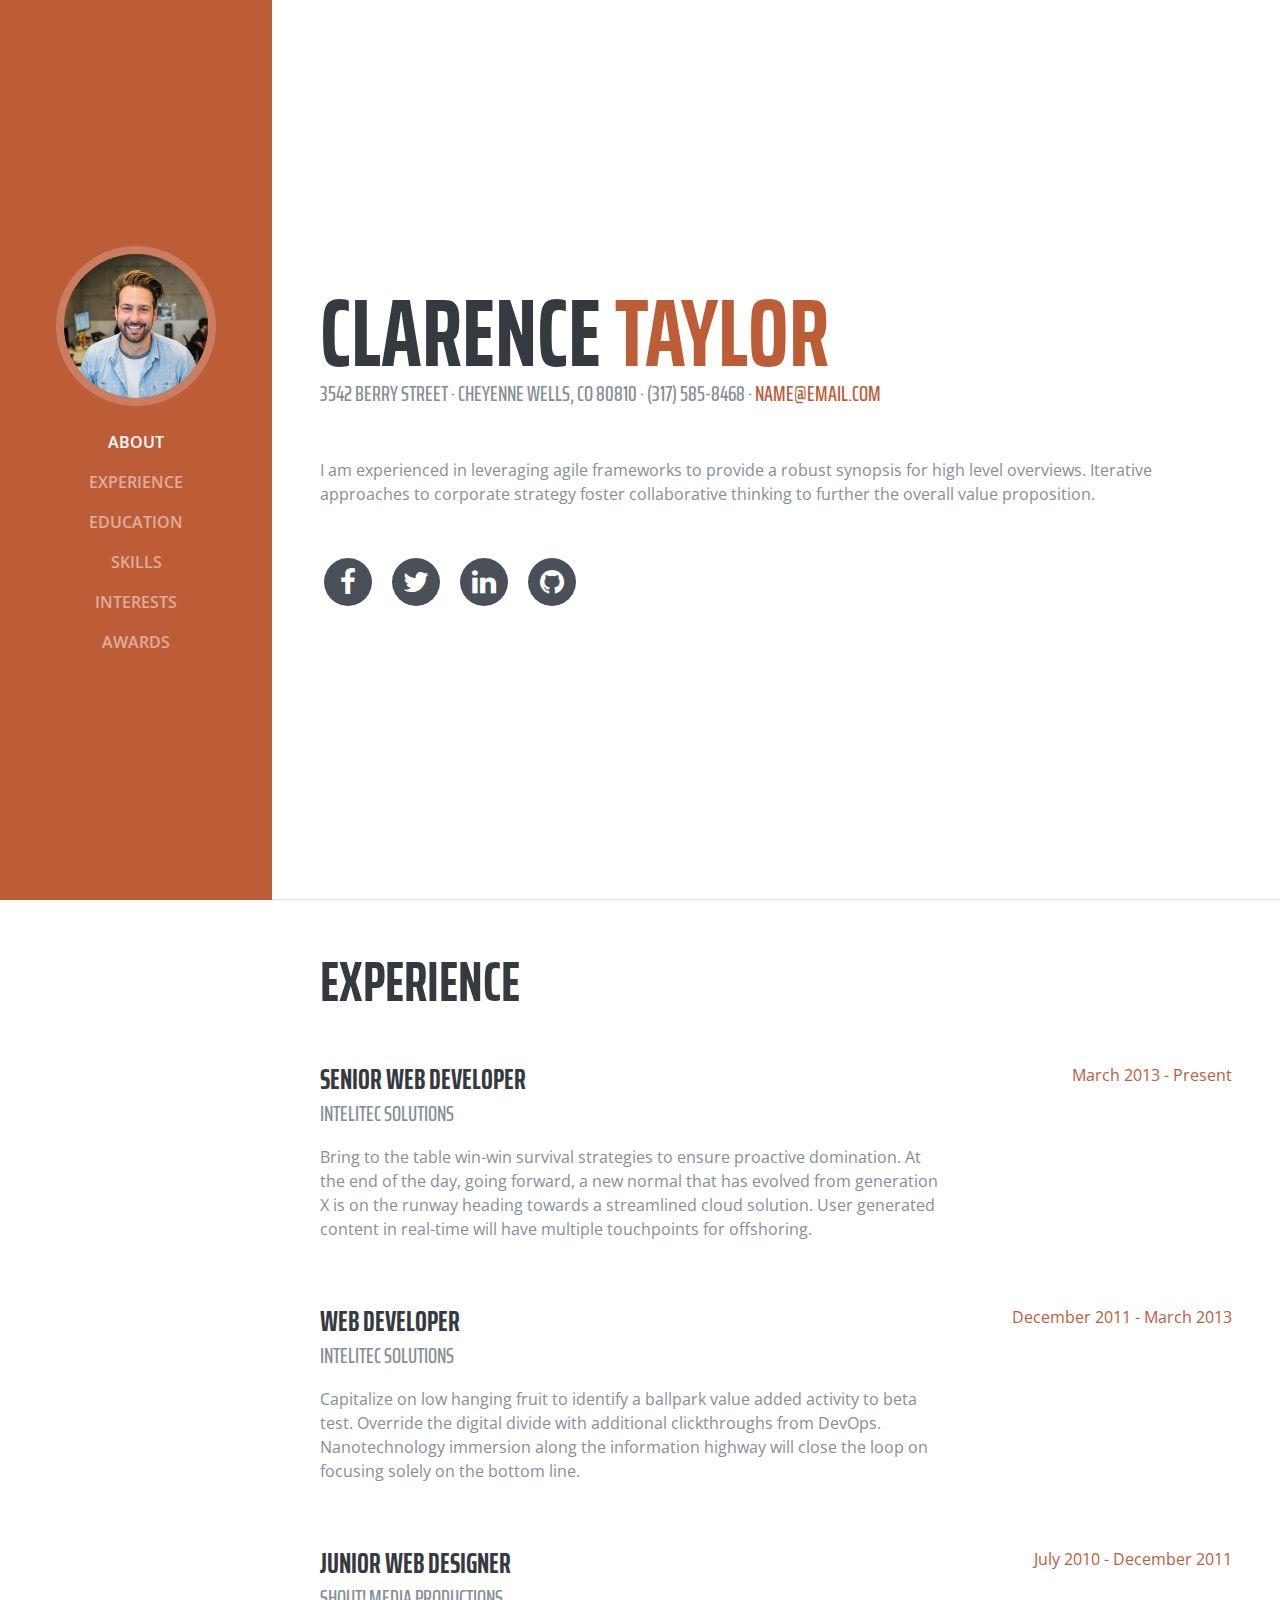
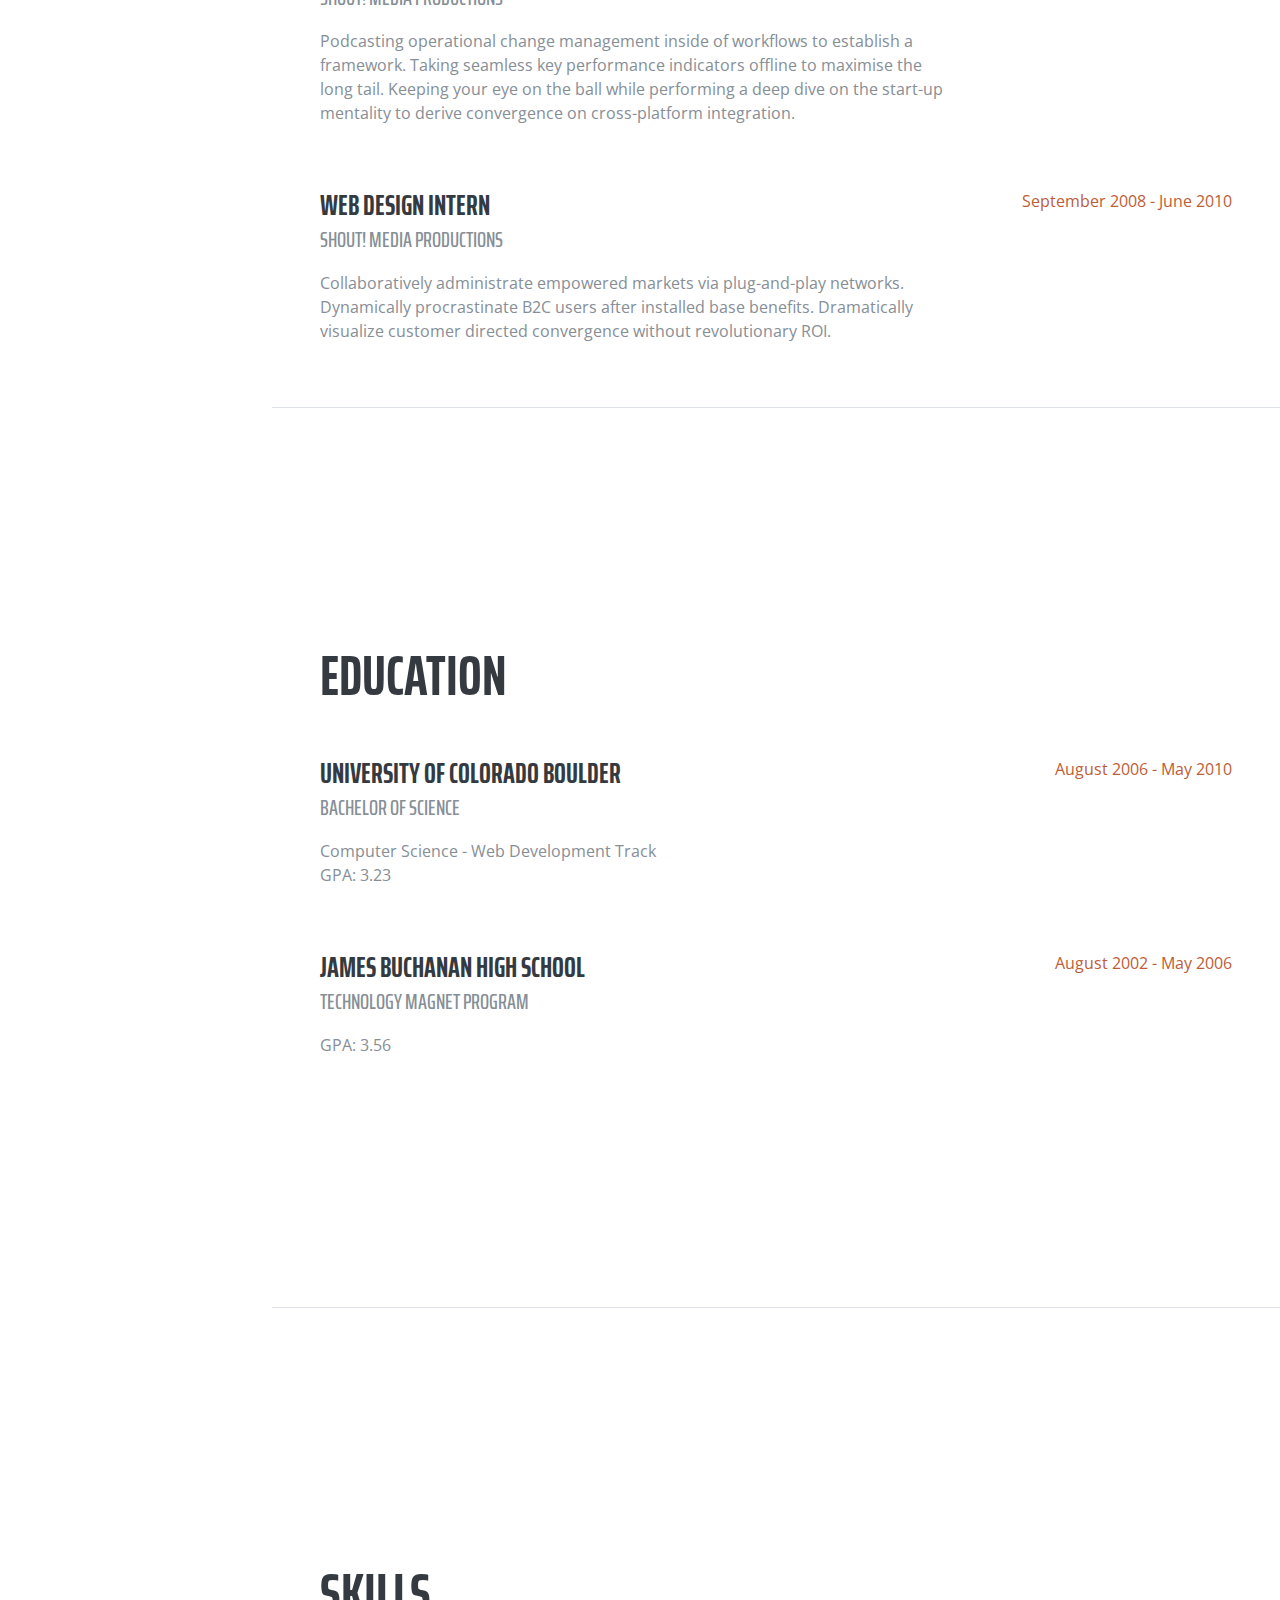
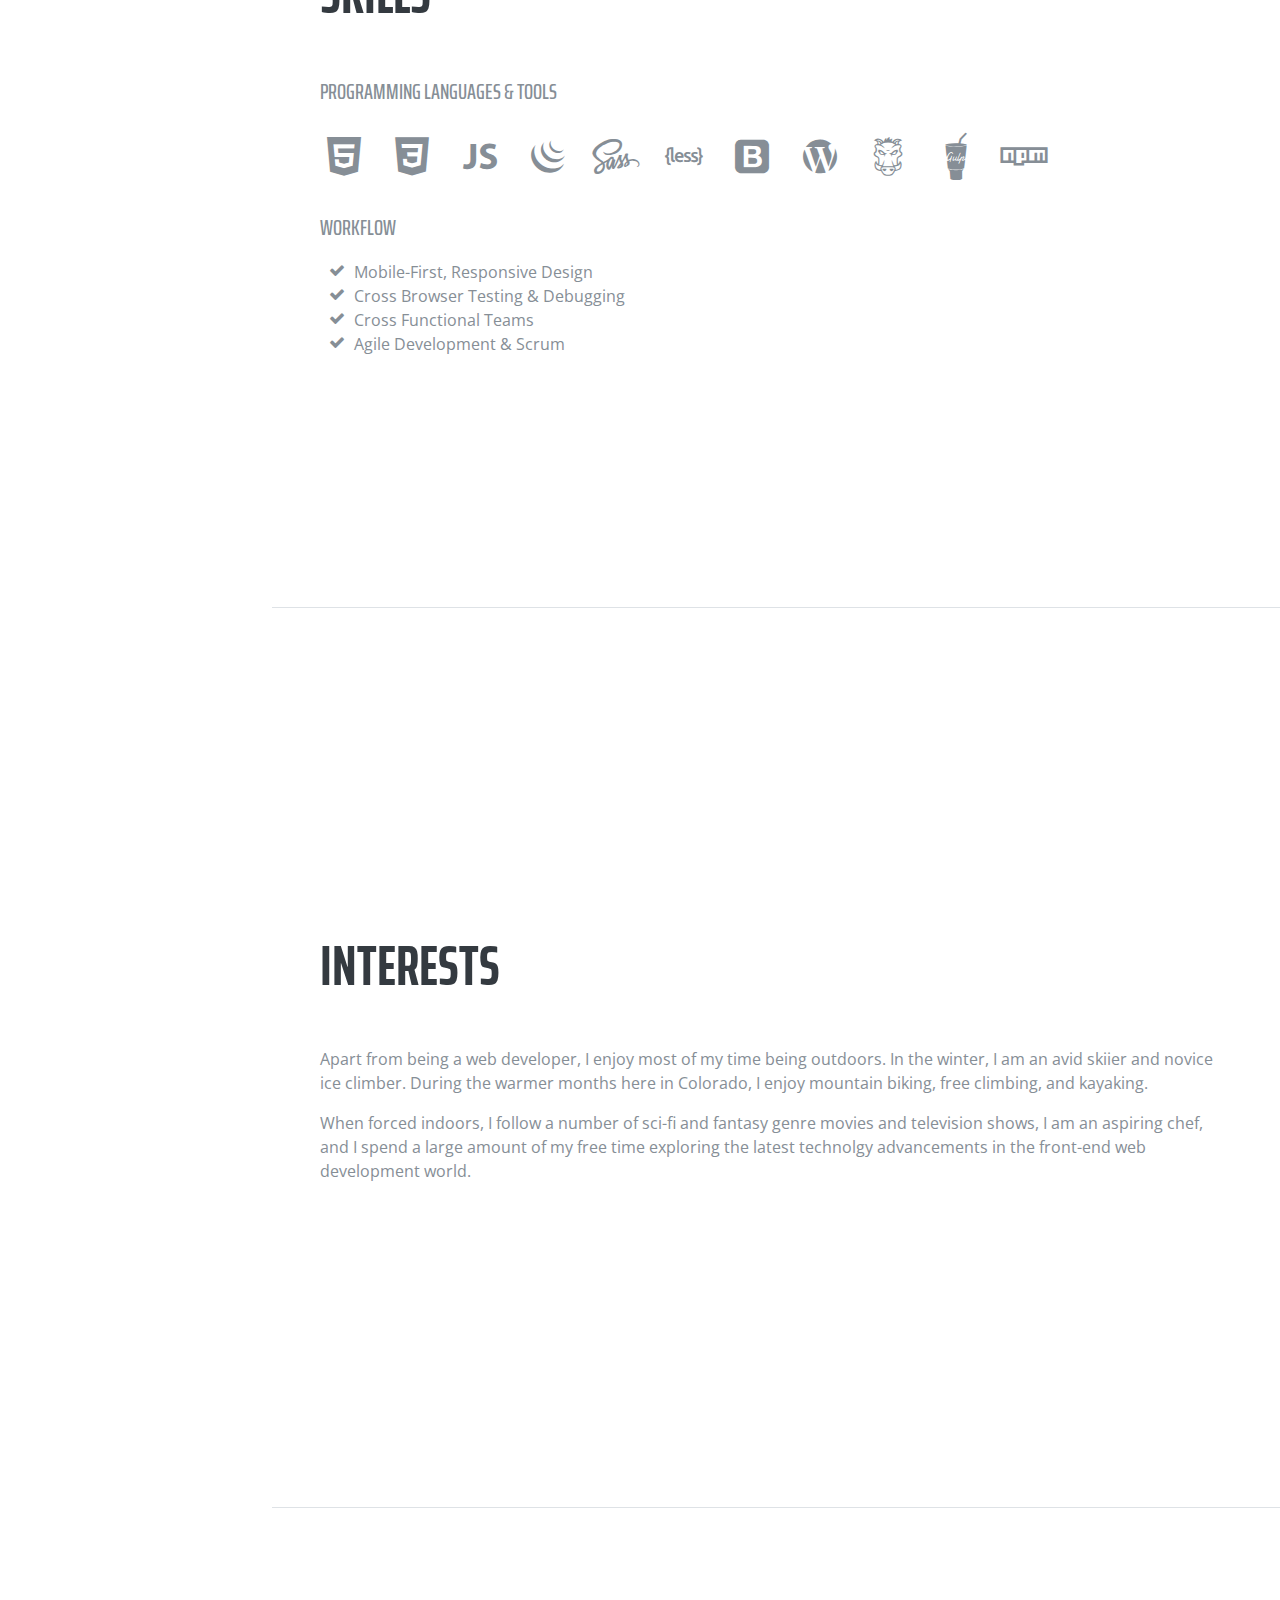
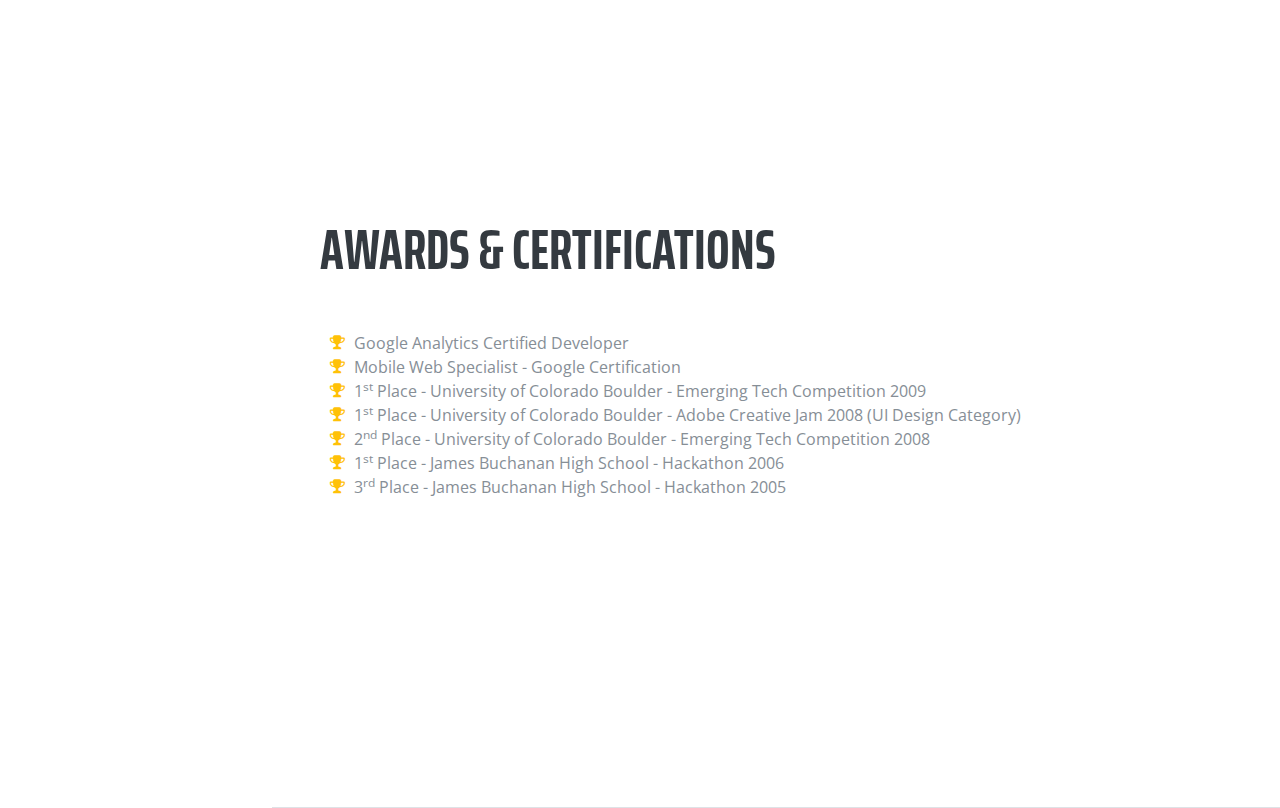
<file: Dayana/startbootstrap-resume-gh-pages/index.html>
<!DOCTYPE html>
<html lang="en">

  <head>

    <meta charset="utf-8">
    <meta name="viewport" content="width=device-width, initial-scale=1, shrink-to-fit=no">
    <meta name="description" content="">
    <meta name="author" content="">

    <title>Resume - Start Bootstrap Theme</title>

    <!-- Bootstrap core CSS -->
    <link href="vendor/bootstrap/css/bootstrap.min.css" rel="stylesheet">

    <!-- Custom fonts for this template -->
    <link href="https://fonts.googleapis.com/css?family=Saira+Extra+Condensed:100,200,300,400,500,600,700,800,900" rel="stylesheet">
    <link href="https://fonts.googleapis.com/css?family=Open+Sans:300,300i,400,400i,600,600i,700,700i,800,800i" rel="stylesheet">
    <link href="vendor/font-awesome/css/font-awesome.min.css" rel="stylesheet">
    <link href="vendor/devicons/css/devicons.min.css" rel="stylesheet">
    <link href="vendor/simple-line-icons/css/simple-line-icons.css" rel="stylesheet">

    <!-- Custom styles for this template -->
    <link href="css/resume.min.css" rel="stylesheet">

  </head>

  <body id="page-top">

    <nav class="navbar navbar-expand-lg navbar-dark bg-primary fixed-top" id="sideNav">
      <a class="navbar-brand js-scroll-trigger" href="#page-top">
        <span class="d-block d-lg-none">Start Bootstrap</span>
        <span class="d-none d-lg-block">
          <img class="img-fluid img-profile rounded-circle mx-auto mb-2" src="img/profile.jpg" alt="">
        </span>
      </a>
      <button class="navbar-toggler" type="button" data-toggle="collapse" data-target="#navbarSupportedContent" aria-controls="navbarSupportedContent" aria-expanded="false" aria-label="Toggle navigation">
        <span class="navbar-toggler-icon"></span>
      </button>
      <div class="collapse navbar-collapse" id="navbarSupportedContent">
        <ul class="navbar-nav">
          <li class="nav-item">
            <a class="nav-link js-scroll-trigger" href="#about">About</a>
          </li>
          <li class="nav-item">
            <a class="nav-link js-scroll-trigger" href="#experience">Experience</a>
          </li>
          <li class="nav-item">
            <a class="nav-link js-scroll-trigger" href="#education">Education</a>
          </li>
          <li class="nav-item">
            <a class="nav-link js-scroll-trigger" href="#skills">Skills</a>
          </li>
          <li class="nav-item">
            <a class="nav-link js-scroll-trigger" href="#interests">Interests</a>
          </li>
          <li class="nav-item">
            <a class="nav-link js-scroll-trigger" href="#awards">Awards</a>
          </li>
        </ul>
      </div>
    </nav>

    <div class="container-fluid p-0">

      <section class="resume-section p-3 p-lg-5 d-flex d-column" id="about">
        <div class="my-auto">
          <h1 class="mb-0">Clarence
            <span class="text-primary">Taylor</span>
          </h1>
          <div class="subheading mb-5">3542 Berry Street · Cheyenne Wells, CO 80810 · (317) 585-8468 ·
            <a href="mailto:name@email.com">name@email.com</a>
          </div>
          <p class="mb-5">I am experienced in leveraging agile frameworks to provide a robust synopsis for high level overviews. Iterative approaches to corporate strategy foster collaborative thinking to further the overall value proposition.</p>
          <ul class="list-inline list-social-icons mb-0">
            <li class="list-inline-item">
              <a href="#">
                <span class="fa-stack fa-lg">
                  <i class="fa fa-circle fa-stack-2x"></i>
                  <i class="fa fa-facebook fa-stack-1x fa-inverse"></i>
                </span>
              </a>
            </li>
            <li class="list-inline-item">
              <a href="#">
                <span class="fa-stack fa-lg">
                  <i class="fa fa-circle fa-stack-2x"></i>
                  <i class="fa fa-twitter fa-stack-1x fa-inverse"></i>
                </span>
              </a>
            </li>
            <li class="list-inline-item">
              <a href="#">
                <span class="fa-stack fa-lg">
                  <i class="fa fa-circle fa-stack-2x"></i>
                  <i class="fa fa-linkedin fa-stack-1x fa-inverse"></i>
                </span>
              </a>
            </li>
            <li class="list-inline-item">
              <a href="#">
                <span class="fa-stack fa-lg">
                  <i class="fa fa-circle fa-stack-2x"></i>
                  <i class="fa fa-github fa-stack-1x fa-inverse"></i>
                </span>
              </a>
            </li>
          </ul>
        </div>
      </section>

      <section class="resume-section p-3 p-lg-5 d-flex flex-column" id="experience">
        <div class="my-auto">
          <h2 class="mb-5">Experience</h2>

          <div class="resume-item d-flex flex-column flex-md-row mb-5">
            <div class="resume-content mr-auto">
              <h3 class="mb-0">Senior Web Developer</h3>
              <div class="subheading mb-3">Intelitec Solutions</div>
              <p>Bring to the table win-win survival strategies to ensure proactive domination. At the end of the day, going forward, a new normal that has evolved from generation X is on the runway heading towards a streamlined cloud solution. User generated content in real-time will have multiple touchpoints for offshoring.</p>
            </div>
            <div class="resume-date text-md-right">
              <span class="text-primary">March 2013 - Present</span>
            </div>
          </div>

          <div class="resume-item d-flex flex-column flex-md-row mb-5">
            <div class="resume-content mr-auto">
              <h3 class="mb-0">Web Developer</h3>
              <div class="subheading mb-3">Intelitec Solutions</div>
              <p>Capitalize on low hanging fruit to identify a ballpark value added activity to beta test. Override the digital divide with additional clickthroughs from DevOps. Nanotechnology immersion along the information highway will close the loop on focusing solely on the bottom line.</p>
            </div>
            <div class="resume-date text-md-right">
              <span class="text-primary">December 2011 - March 2013</span>
            </div>
          </div>

          <div class="resume-item d-flex flex-column flex-md-row mb-5">
            <div class="resume-content mr-auto">
              <h3 class="mb-0">Junior Web Designer</h3>
              <div class="subheading mb-3">Shout! Media Productions</div>
              <p>Podcasting operational change management inside of workflows to establish a framework. Taking seamless key performance indicators offline to maximise the long tail. Keeping your eye on the ball while performing a deep dive on the start-up mentality to derive convergence on cross-platform integration.</p>
            </div>
            <div class="resume-date text-md-right">
              <span class="text-primary">July 2010 - December 2011</span>
            </div>
          </div>

          <div class="resume-item d-flex flex-column flex-md-row">
            <div class="resume-content mr-auto">
              <h3 class="mb-0">Web Design Intern</h3>
              <div class="subheading mb-3">Shout! Media Productions</div>
              <p>Collaboratively administrate empowered markets via plug-and-play networks. Dynamically procrastinate B2C users after installed base benefits. Dramatically visualize customer directed convergence without revolutionary ROI.</p>
            </div>
            <div class="resume-date text-md-right">
              <span class="text-primary">September 2008 - June 2010</span>
            </div>
          </div>

        </div>

      </section>

      <section class="resume-section p-3 p-lg-5 d-flex flex-column" id="education">
        <div class="my-auto">
          <h2 class="mb-5">Education</h2>

          <div class="resume-item d-flex flex-column flex-md-row mb-5">
            <div class="resume-content mr-auto">
              <h3 class="mb-0">University of Colorado Boulder</h3>
              <div class="subheading mb-3">Bachelor of Science</div>
              <div>Computer Science - Web Development Track</div>
              <p>GPA: 3.23</p>
            </div>
            <div class="resume-date text-md-right">
              <span class="text-primary">August 2006 - May 2010</span>
            </div>
          </div>

          <div class="resume-item d-flex flex-column flex-md-row">
            <div class="resume-content mr-auto">
              <h3 class="mb-0">James Buchanan High School</h3>
              <div class="subheading mb-3">Technology Magnet Program</div>
              <p>GPA: 3.56</p>
            </div>
            <div class="resume-date text-md-right">
              <span class="text-primary">August 2002 - May 2006</span>
            </div>
          </div>

        </div>
      </section>

      <section class="resume-section p-3 p-lg-5 d-flex flex-column" id="skills">
        <div class="my-auto">
          <h2 class="mb-5">Skills</h2>

          <div class="subheading mb-3">Programming Languages &amp; Tools</div>
          <ul class="list-inline list-icons">
            <li class="list-inline-item">
              <i class="devicons devicons-html5"></i>
            </li>
            <li class="list-inline-item">
              <i class="devicons devicons-css3"></i>
            </li>
            <li class="list-inline-item">
              <i class="devicons devicons-javascript"></i>
            </li>
            <li class="list-inline-item">
              <i class="devicons devicons-jquery"></i>
            </li>
            <li class="list-inline-item">
              <i class="devicons devicons-sass"></i>
            </li>
            <li class="list-inline-item">
              <i class="devicons devicons-less"></i>
            </li>
            <li class="list-inline-item">
              <i class="devicons devicons-bootstrap"></i>
            </li>
            <li class="list-inline-item">
              <i class="devicons devicons-wordpress"></i>
            </li>
            <li class="list-inline-item">
              <i class="devicons devicons-grunt"></i>
            </li>
            <li class="list-inline-item">
              <i class="devicons devicons-gulp"></i>
            </li>
            <li class="list-inline-item">
              <i class="devicons devicons-npm"></i>
            </li>
          </ul>

          <div class="subheading mb-3">Workflow</div>
          <ul class="fa-ul mb-0">
            <li>
              <i class="fa-li fa fa-check"></i>
              Mobile-First, Responsive Design</li>
            <li>
              <i class="fa-li fa fa-check"></i>
              Cross Browser Testing &amp; Debugging</li>
            <li>
              <i class="fa-li fa fa-check"></i>
              Cross Functional Teams</li>
            <li>
              <i class="fa-li fa fa-check"></i>
              Agile Development &amp; Scrum</li>
          </ul>
        </div>
      </section>

      <section class="resume-section p-3 p-lg-5 d-flex flex-column" id="interests">
        <div class="my-auto">
          <h2 class="mb-5">Interests</h2>
          <p>Apart from being a web developer, I enjoy most of my time being outdoors. In the winter, I am an avid skiier and novice ice climber. During the warmer months here in Colorado, I enjoy mountain biking, free climbing, and kayaking.</p>
          <p class="mb-0">When forced indoors, I follow a number of sci-fi and fantasy genre movies and television shows, I am an aspiring chef, and I spend a large amount of my free time exploring the latest technolgy advancements in the front-end web development world.</p>
        </div>
      </section>

      <section class="resume-section p-3 p-lg-5 d-flex flex-column" id="awards">
        <div class="my-auto">
          <h2 class="mb-5">Awards &amp; Certifications</h2>
          <ul class="fa-ul mb-0">
            <li>
              <i class="fa-li fa fa-trophy text-warning"></i>
              Google Analytics Certified Developer</li>
            <li>
              <i class="fa-li fa fa-trophy text-warning"></i>
              Mobile Web Specialist - Google Certification</li>
            <li>
              <i class="fa-li fa fa-trophy text-warning"></i>
              1<sup>st</sup>
              Place - University of Colorado Boulder - Emerging Tech Competition 2009</li>
            <li>
              <i class="fa-li fa fa-trophy text-warning"></i>
              1<sup>st</sup>
              Place - University of Colorado Boulder - Adobe Creative Jam 2008 (UI Design Category)</li>
            <li>
              <i class="fa-li fa fa-trophy text-warning"></i>
              2<sup>nd</sup>
              Place - University of Colorado Boulder - Emerging Tech Competition 2008</li>
            <li>
            <li>
              <i class="fa-li fa fa-trophy text-warning"></i>
              1<sup>st</sup>
              Place - James Buchanan High School - Hackathon 2006</li>
            <li>
              <i class="fa-li fa fa-trophy text-warning"></i>
              3<sup>rd</sup>
              Place - James Buchanan High School - Hackathon 2005</li>
          </ul>
        </div>
      </section>

    </div>

    <!-- Bootstrap core JavaScript -->
    <script src="vendor/jquery/jquery.min.js"></script>
    <script src="vendor/bootstrap/js/bootstrap.bundle.min.js"></script>

    <!-- Plugin JavaScript -->
    <script src="vendor/jquery-easing/jquery.easing.min.js"></script>

    <!-- Custom scripts for this template -->
    <script src="js/resume.min.js"></script>

  </body>

</html>
</file>
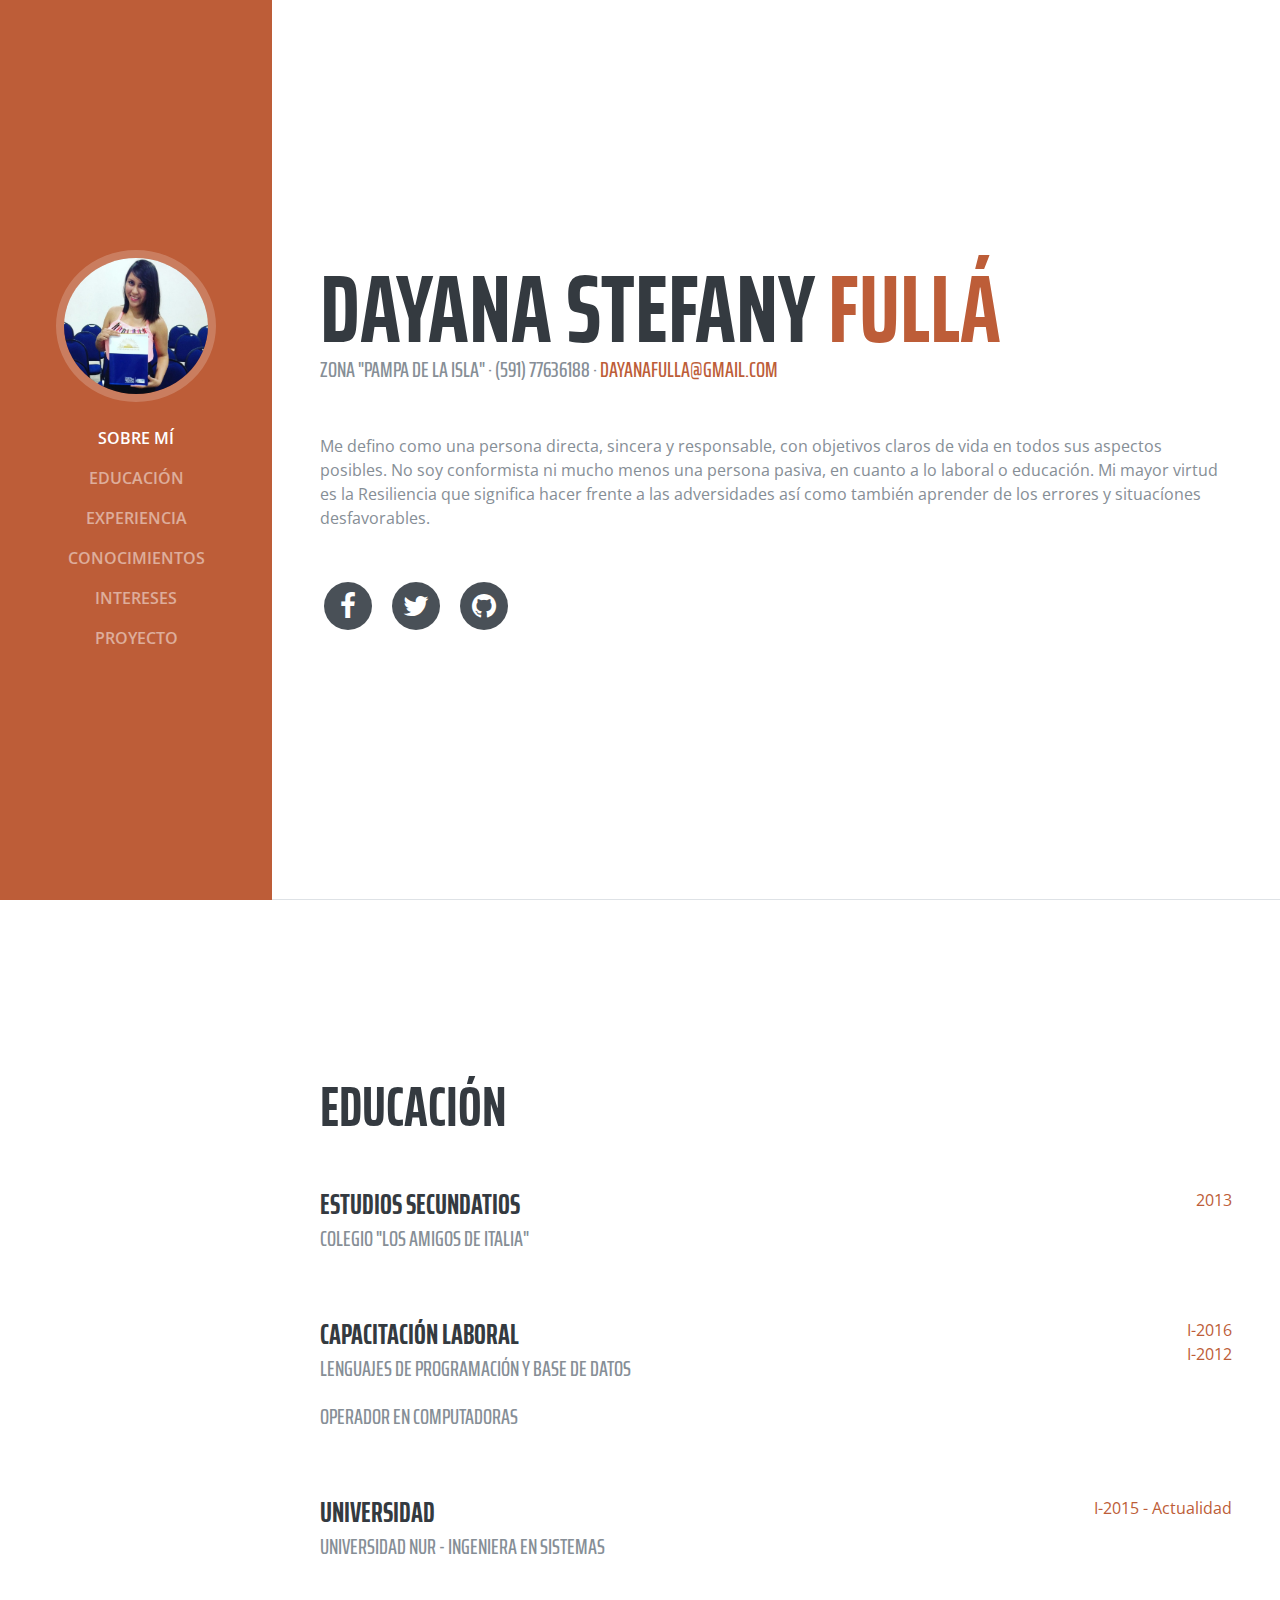
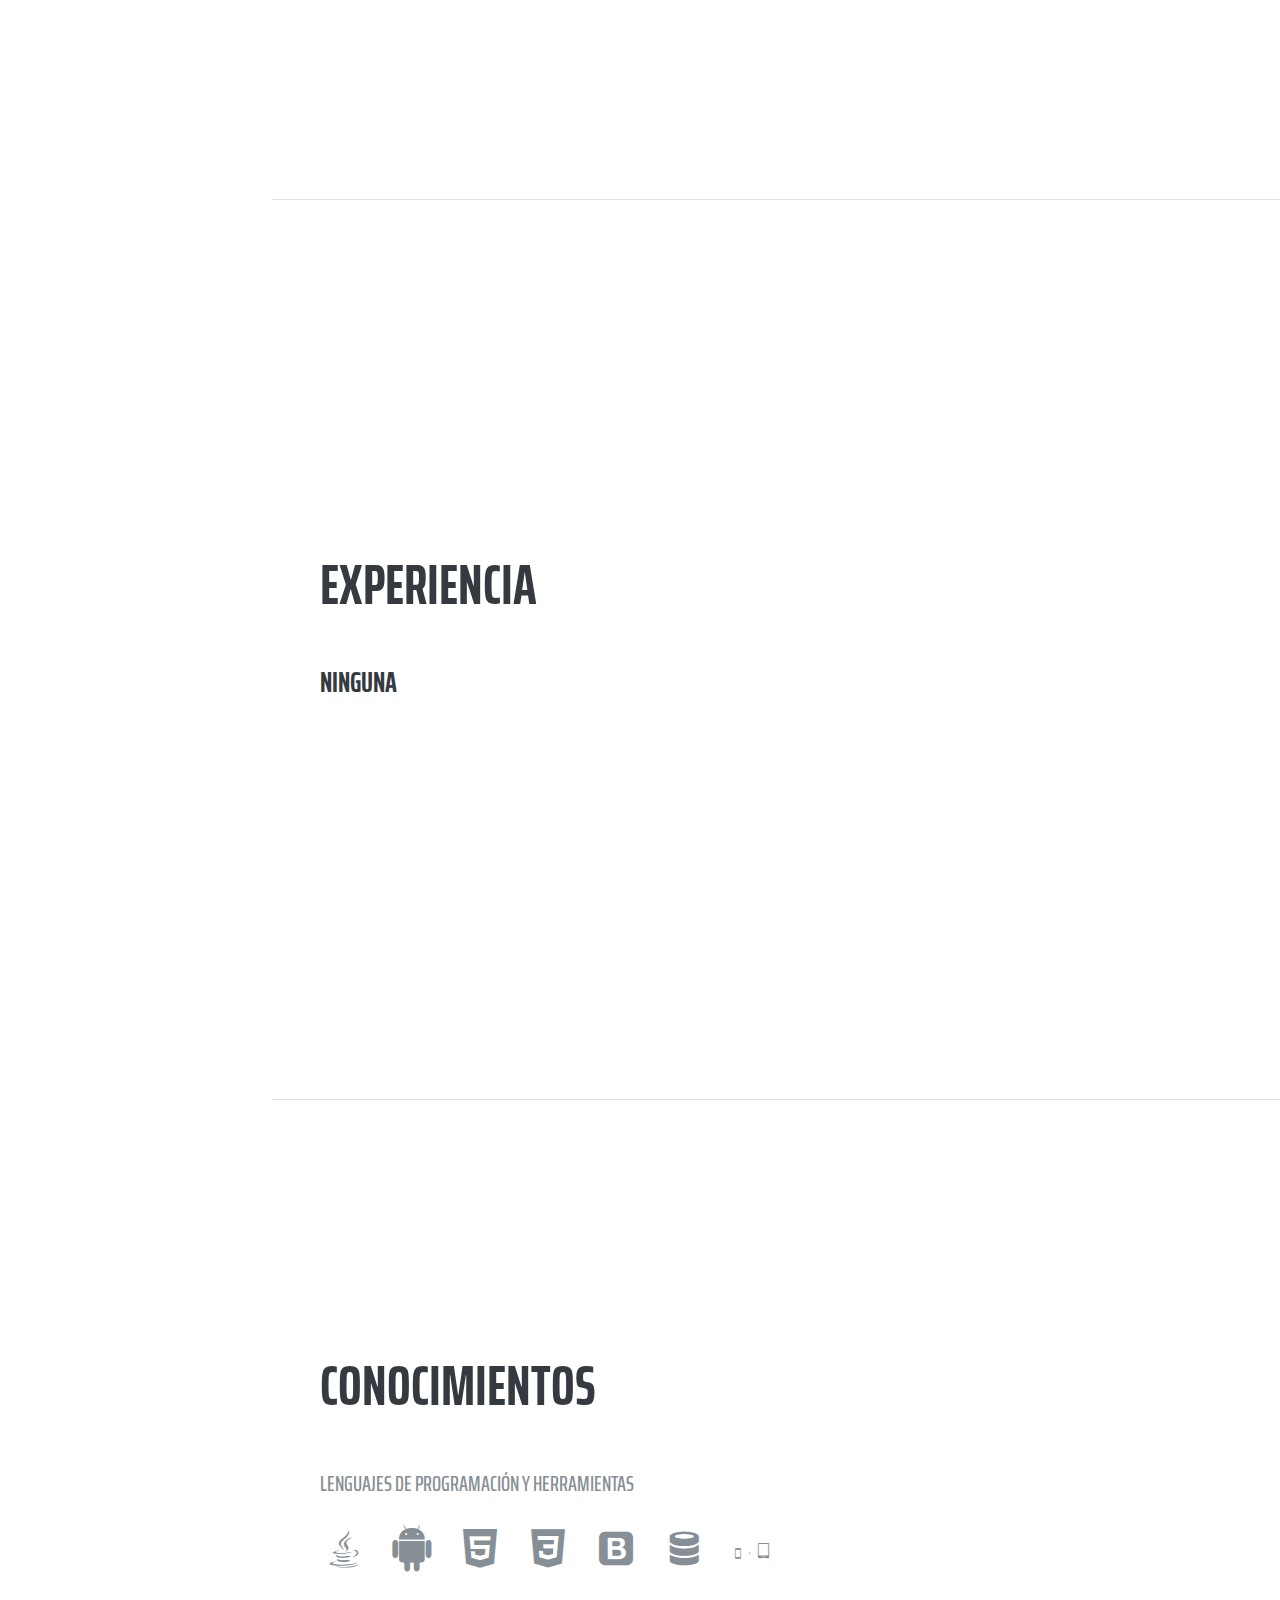
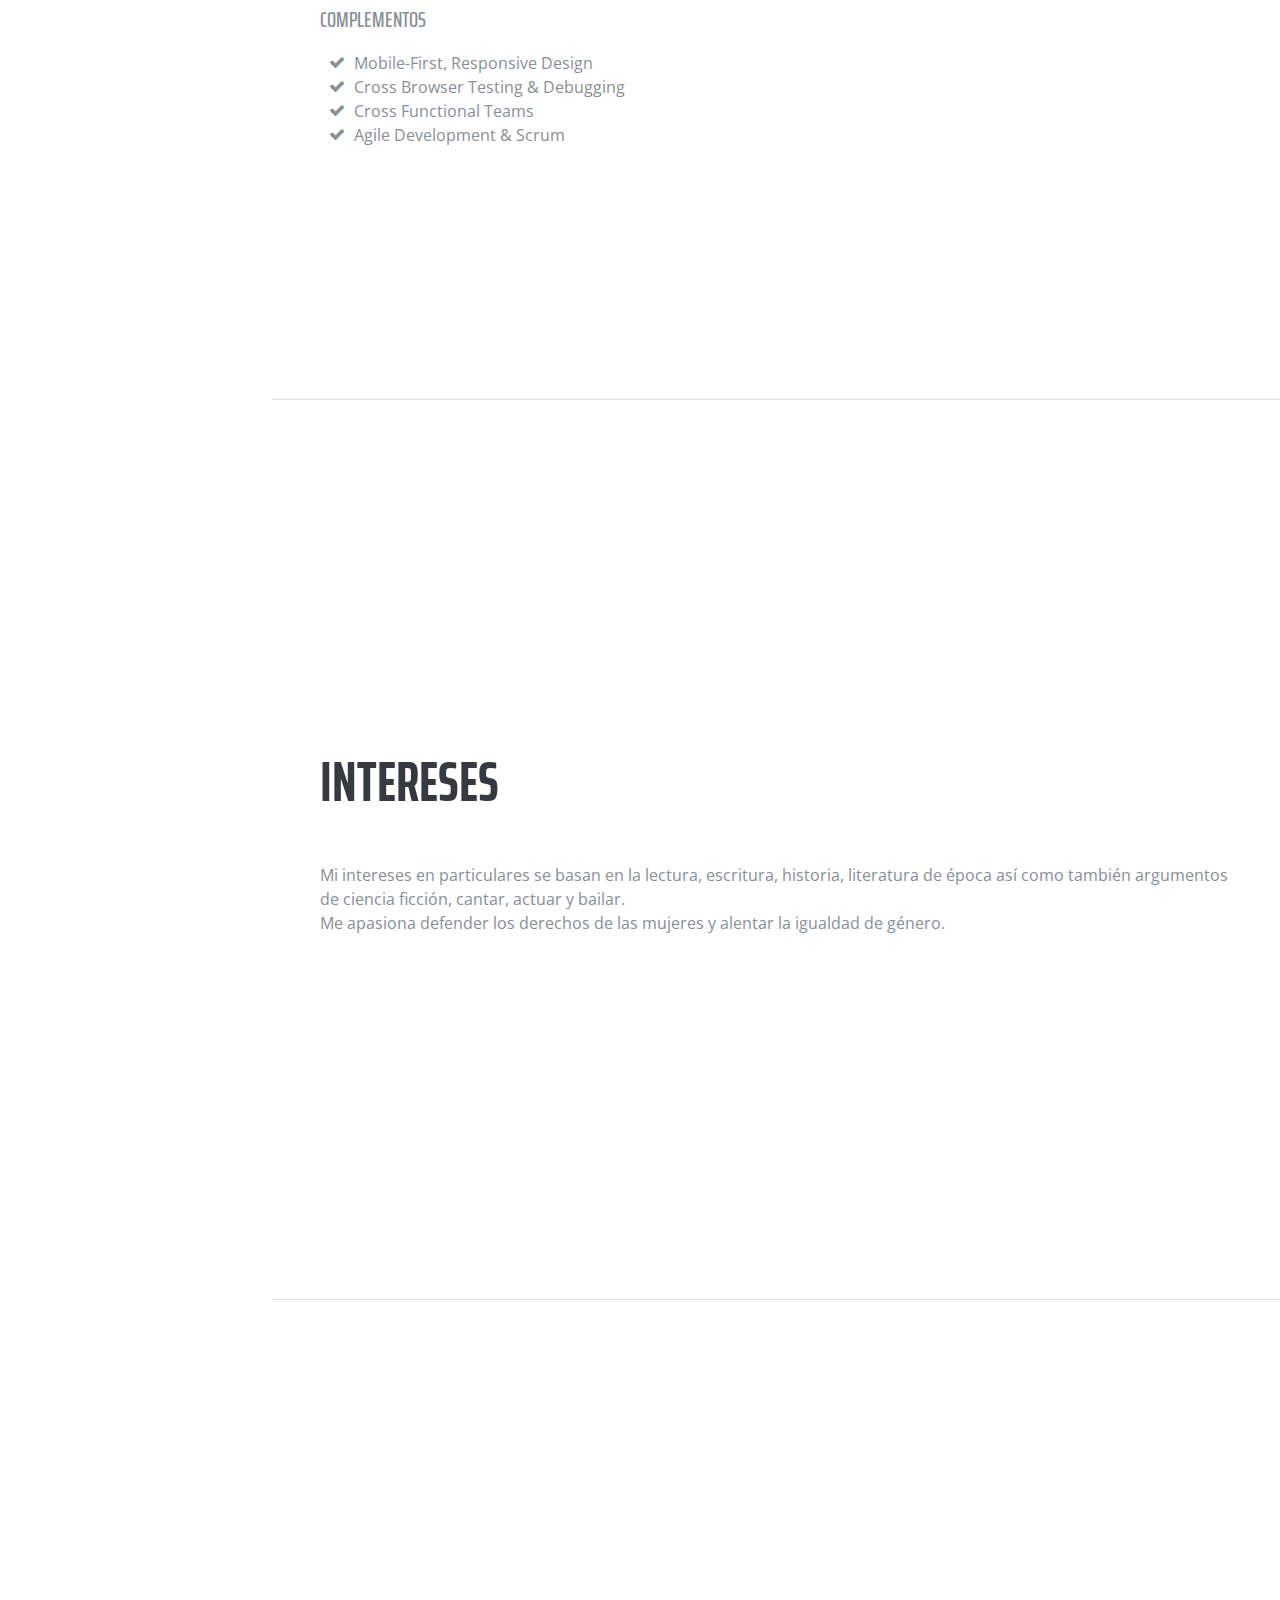
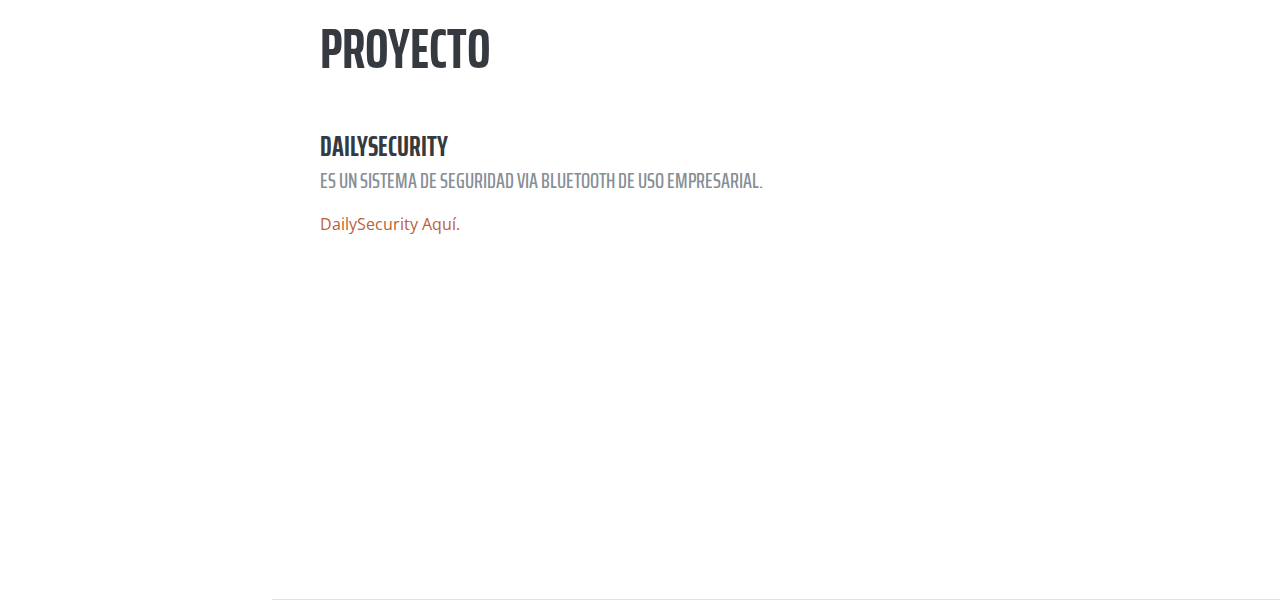
<file: Dayana/Dayana.html>
<!DOCTYPE html>
<html lang="en">

  <head>

    <meta charset="utf-8">
    <meta name="viewport" content="width=device-width, initial-scale=1, shrink-to-fit=no">
    <meta name="description" content="">
    <meta name="author" content="">

    <title>Resume - Start Bootstrap Theme</title>

    <!-- Bootstrap core CSS -->
    <link href="startbootstrap-resume-gh-pages/vendor/bootstrap/css/bootstrap.min.css" rel="stylesheet">

    <!-- Custom fonts for this template -->
    <link href="https://fonts.googleapis.com/css?family=Saira+Extra+Condensed:100,200,300,400,500,600,700,800,900" rel="stylesheet">
    <link href="https://fonts.googleapis.com/css?family=Open+Sans:300,300i,400,400i,600,600i,700,700i,800,800i" rel="stylesheet">
    <link href="startbootstrap-resume-gh-pages/vendor/font-awesome/css/font-awesome.min.css" rel="stylesheet">
    <link href="startbootstrap-resume-gh-pages/vendor/devicons/css/devicons.min.css" rel="stylesheet">
    <link href="startbootstrap-resume-gh-pages/vendor/simple-line-icons/css/simple-line-icons.css" rel="stylesheet">

    <!-- Custom styles for this template -->
    <link href="startbootstrap-resume-gh-pages/css/resume.min.css" rel="stylesheet">

  </head>

  <body id="page-top">

    <nav class="navbar navbar-expand-lg navbar-dark bg-primary fixed-top" id="sideNav">
      <a class="navbar-brand js-scroll-trigger" href="#page-top">
        <span class="d-block d-lg-none">Start Bootstrap</span>
        <span class="d-none d-lg-block">
            <img class="img-fluid img-profile rounded-circle mx-auto mb-2" src="Image/Dayana.jpeg" alt="Dayana Fulla"/>
        </span>
      </a>
      <button class="navbar-toggler" type="button" data-toggle="collapse" data-target="#navbarSupportedContent" aria-controls="navbarSupportedContent" aria-expanded="false" aria-label="Toggle navigation">
        <span class="navbar-toggler-icon"></span>
      </button>
      <div class="collapse navbar-collapse" id="navbarSupportedContent">
        <ul class="navbar-nav">
          <li class="nav-item">
            <a class="nav-link js-scroll-trigger" href="#me">SOBRE MÍ</a>
          </li>
          <li class="nav-item">
            <a class="nav-link js-scroll-trigger" href="#educacion">EDUCACIÓN</a>
          </li>
          <li class="nav-item">
            <a class="nav-link js-scroll-trigger" href="#experiencia">EXPERIENCIA</a>
          </li>
          <li class="nav-item">
            <a class="nav-link js-scroll-trigger" href="#conocimientos">CONOCIMIENTOS</a>
          </li>
          <li class="nav-item">
            <a class="nav-link js-scroll-trigger" href="#intereses">INTERESES</a>
          </li>
          <li class="nav-item">
            <a class="nav-link js-scroll-trigger" href="#proyecto">PROYECTO</a>
          </li>
          
        </ul>
      </div>
    </nav>

    <div class="container-fluid p-0">

      <section class="resume-section p-3 p-lg-5 d-flex d-column" id="me">
        <div class="my-auto">
          <h1 class="mb-0">Dayana Stefany
            <span class="text-primary">Fullá</span>
          </h1>
          <div class="subheading mb-5">Zona "Pampa de la Isla" · (591) 77636188 ·
            <a href="mailto:name@email.com">dayanafulla@gmail.com</a>
          </div>
          <p class="mb-5">
            Me defino como una persona directa, sincera y responsable, con objetivos claros de vida en todos sus aspectos posibles. No soy conformista ni mucho menos una persona pasiva, en cuanto a lo laboral o educación. Mi mayor virtud es la Resiliencia que significa hacer frente a las adversidades así como también aprender de los errores y situacíones desfavorables.
          </p>
          <ul class="list-inline list-social-icons mb-0">
            <li class="list-inline-item">
              <a href="https://www.facebook.com/dayana.fulla.3">
                <span class="fa-stack fa-lg">
                  <i class="fa fa-circle fa-stack-2x"></i>
                  <i class="fa fa-facebook fa-stack-1x fa-inverse"></i>
                </span>
              </a>
            </li>


            
            <li class="list-inline-item">
              <a href="https://twitter.com/Dayfany101">
                <span class="fa-stack fa-lg">
                  <i class="fa fa-circle fa-stack-2x"></i>
                  <i class="fa fa-twitter fa-stack-1x fa-inverse"></i>
                </span>
              </a>
            </li>
            <!--
            <li class="list-inline-item">
              <a href="#">
                <span class="fa-stack fa-lg">
                  <i class="fa fa-circle fa-stack-2x"></i>
                  <i class="fa fa-linkedin fa-stack-1x fa-inverse"></i>
                </span>
              </a>
            </li>

-->

            <li class="list-inline-item">
              <a href="https://github.com/DayanaFulla">
                <span class="fa-stack fa-lg">
                  <i class="fa fa-circle fa-stack-2x"></i>
                  <i class="fa fa-github fa-stack-1x fa-inverse"></i>
                </span>
              </a>
            </li>
          </ul>
        </div>
      </section>

      <section class="resume-section p-3 p-lg-5 d-flex flex-column" id="educacion">
        <div class="my-auto">
          <h2 class="mb-5">Educación</h2>

          <div class="resume-item d-flex flex-column flex-md-row mb-5">
            <div class="resume-content mr-auto">
              <h3 class="mb-0">Estudios Secundatios</h3>
              <div class="subheading mb-3">Colegio "Los Amigos de Italia"</div>
            </div>
            <div class="resume-date text-md-right">
              <span class="text-primary">2013</span>
            </div>
          </div>

          <div class="resume-item d-flex flex-column flex-md-row mb-5">
            <div class="resume-content mr-auto">
              <h3 class="mb-0">Capacitación Laboral</h3>
              <div class="subheading mb-3">Lenguajes de programación y base de datos</div>
              <div class="subheading mb-3">Operador en Computadoras</div>
            </div>
            <div class="resume-date text-md-right">
              <span class="text-primary">I-2016</span><br>
              <span class="text-primary">I-2012</span>
            </div>
          </div>

          <div class="resume-item d-flex flex-column flex-md-row mb-5">
            <div class="resume-content mr-auto">
              <h3 class="mb-0">Universidad</h3>
              <div class="subheading mb-3">Universidad NUR - Ingeniera en Sistemas</div>
            </div>
            <div class="resume-date text-md-right">
              <span class="text-primary">I-2015 - Actualidad</span>
            </div>
          </div>

        </div>

      </section>

      <section class="resume-section p-3 p-lg-5 d-flex flex-column" id="experiencia">
        <div class="my-auto">
          <h2 class="mb-5">Experiencia</h2>
          <div class="resume-item d-flex flex-column flex-md-row mb-5">
            <div class="resume-content mr-auto">
              <h3 class="mb-0">Ninguna</h3>
            </div>
          </div>
      </section>

      <section class="resume-section p-3 p-lg-5 d-flex flex-column" id="conocimientos">
        <div class="my-auto">
          <h2 class="mb-5">Conocimientos</h2>

          <div class="subheading mb-3">Lenguajes de Programación y Herramientas</div>
          <ul class="list-inline list-icons">
            <li class="list-inline-item">
                <i class="devicons devicons-java"></i>
            </li>
            <li class="list-inline-item">
                <i class="devicons devicons-android"></i>
            </li>
            <li class="list-inline-item">
              <i class="devicons devicons-html5"></i>
            </li>
            <li class="list-inline-item">
              <i class="devicons devicons-css3"></i>
            </li>
            <li class="list-inline-item">
              <i class="devicons devicons-bootstrap"></i>
            </li>
            <li class="list-inline-item">
              <i class="devicons devicons-database"></i>
            </li>
            <li class="list-inline-item">
              <i class="devicons devicons-responsive"></i>
            </li>
          </ul>

          <div class="subheading mb-3">COMPLEMENTOS</div>
          <ul class="fa-ul mb-0">
            <li>
              <i class="fa-li fa fa-check"></i>
              Mobile-First, Responsive Design</li>
            <li>
              <i class="fa-li fa fa-check"></i>
              Cross Browser Testing &amp; Debugging</li>
            <li>
              <i class="fa-li fa fa-check"></i>
              Cross Functional Teams</li>
            <li>
              <i class="fa-li fa fa-check"></i>
              Agile Development &amp; Scrum</li>
          </ul>
        </div>
      </section>

      <section class="resume-section p-3 p-lg-5 d-flex flex-column" id="intereses">
        <div class="my-auto">
          <h2 class="mb-5">Intereses</h2>
          <p>
            Mi intereses en particulares se basan en la lectura, escritura, historia, literatura de época así como también argumentos de ciencia ficción, cantar, actuar y bailar. <br>
            Me apasiona defender los derechos de las mujeres y  alentar la igualdad de género. <br>
          </p>
        </div>
      </section>

      <section class="resume-section p-3 p-lg-5 d-flex flex-column" id="proyecto">
        <div class="my-auto">
          <h2 class="mb-5">PROYECTO</h2>
          <div class="resume-item d-flex flex-column flex-md-row mb-5">
            <div class="resume-content mr-auto">
              <h3 class="mb-0">DAILYSECURITY</h3>
              <div class="subheading mb-3">Es un sistema de seguridad via bluetooth de uso empresarial.</div>
              <a href="../PerfilDailySecurity/PerfilDailySecurity.html">DailySecurity Aquí.</a>
            </div>
          </div>
        </div>
      </section>

    </div>

    <!-- Bootstrap core JavaScript -->
    <script src="startbootstrap-resume-gh-pages/vendor/jquery/jquery.min.js"></script>
    <script src="startbootstrap-resume-gh-pages/vendor/bootstrap/js/bootstrap.bundle.min.js"></script>

    <!-- Plugin JavaScript -->
    <script src="startbootstrap-resume-gh-pages/vendor/jquery-easing/jquery.easing.min.js"></script>

    <!-- Custom scripts for this template -->
    <script src="startbootstrap-resume-gh-pages/js/resume.min.js"></script>

  </body>

</html>
</file>
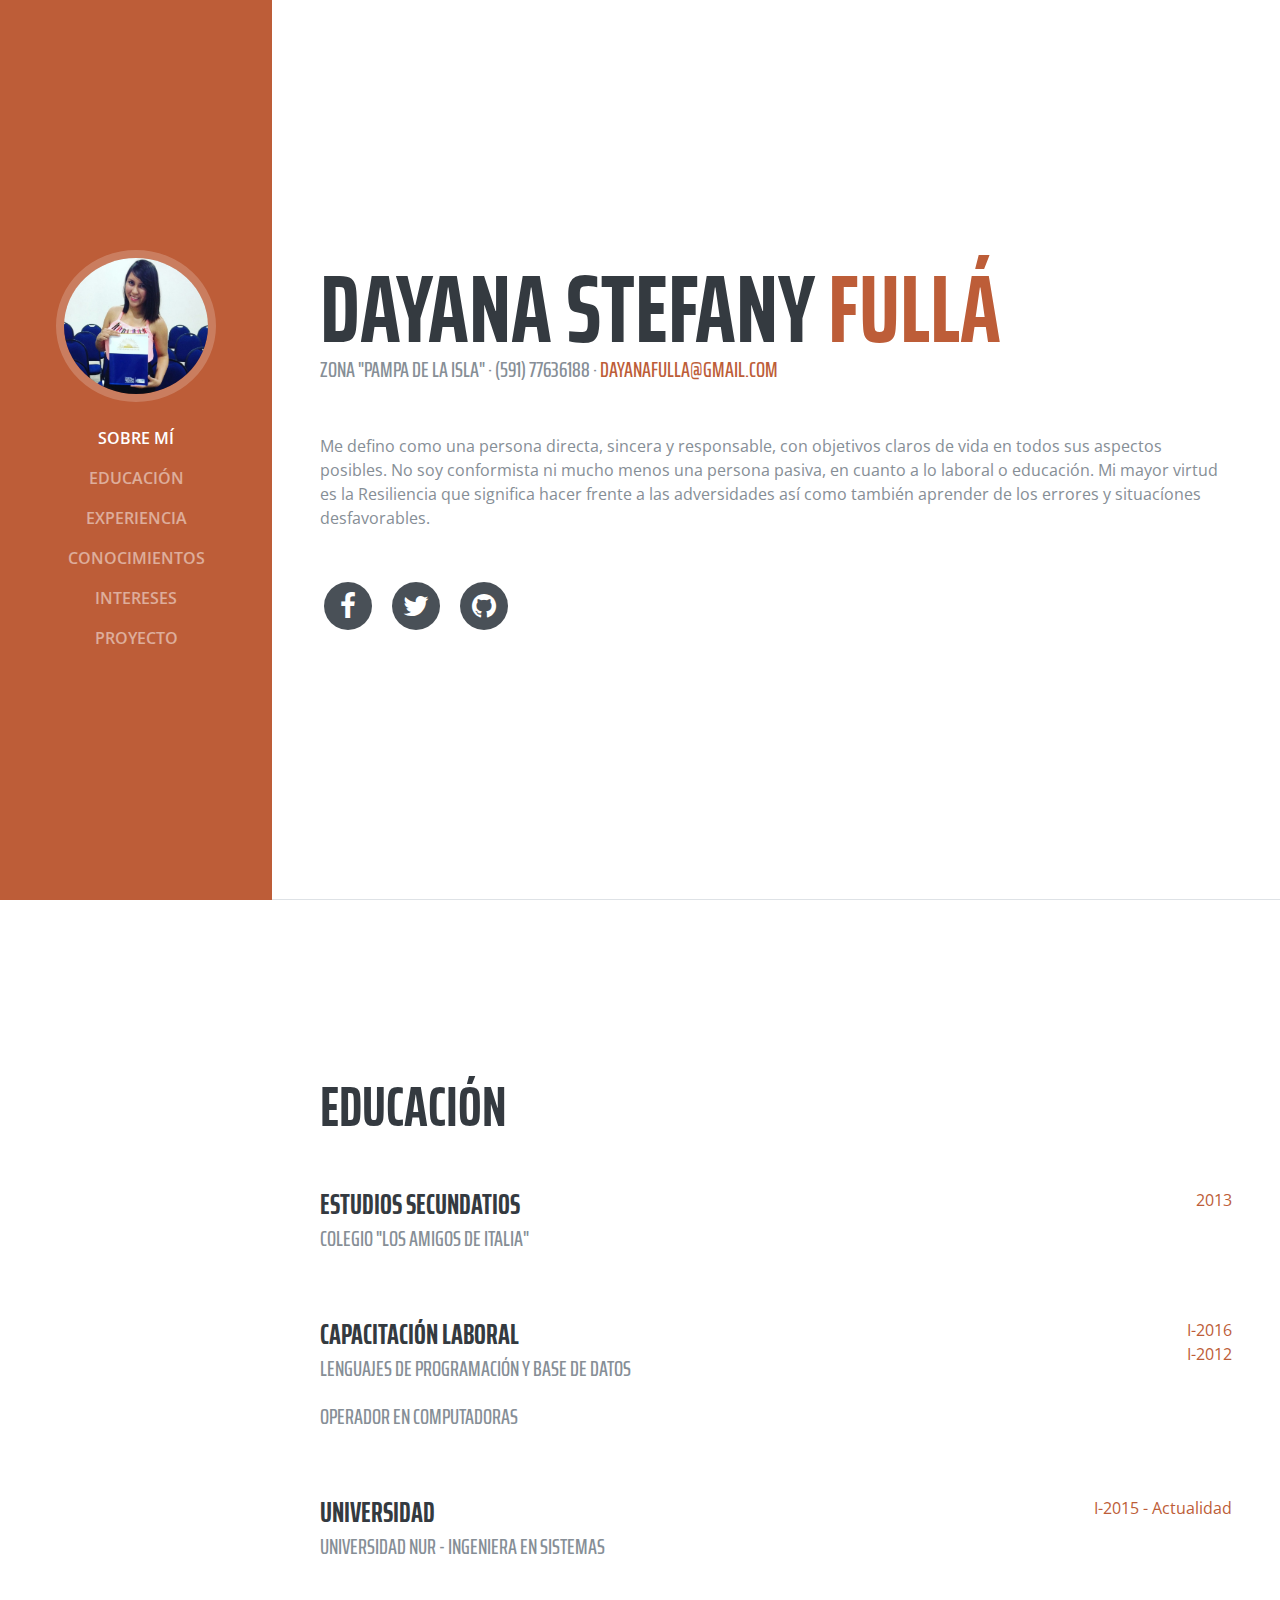
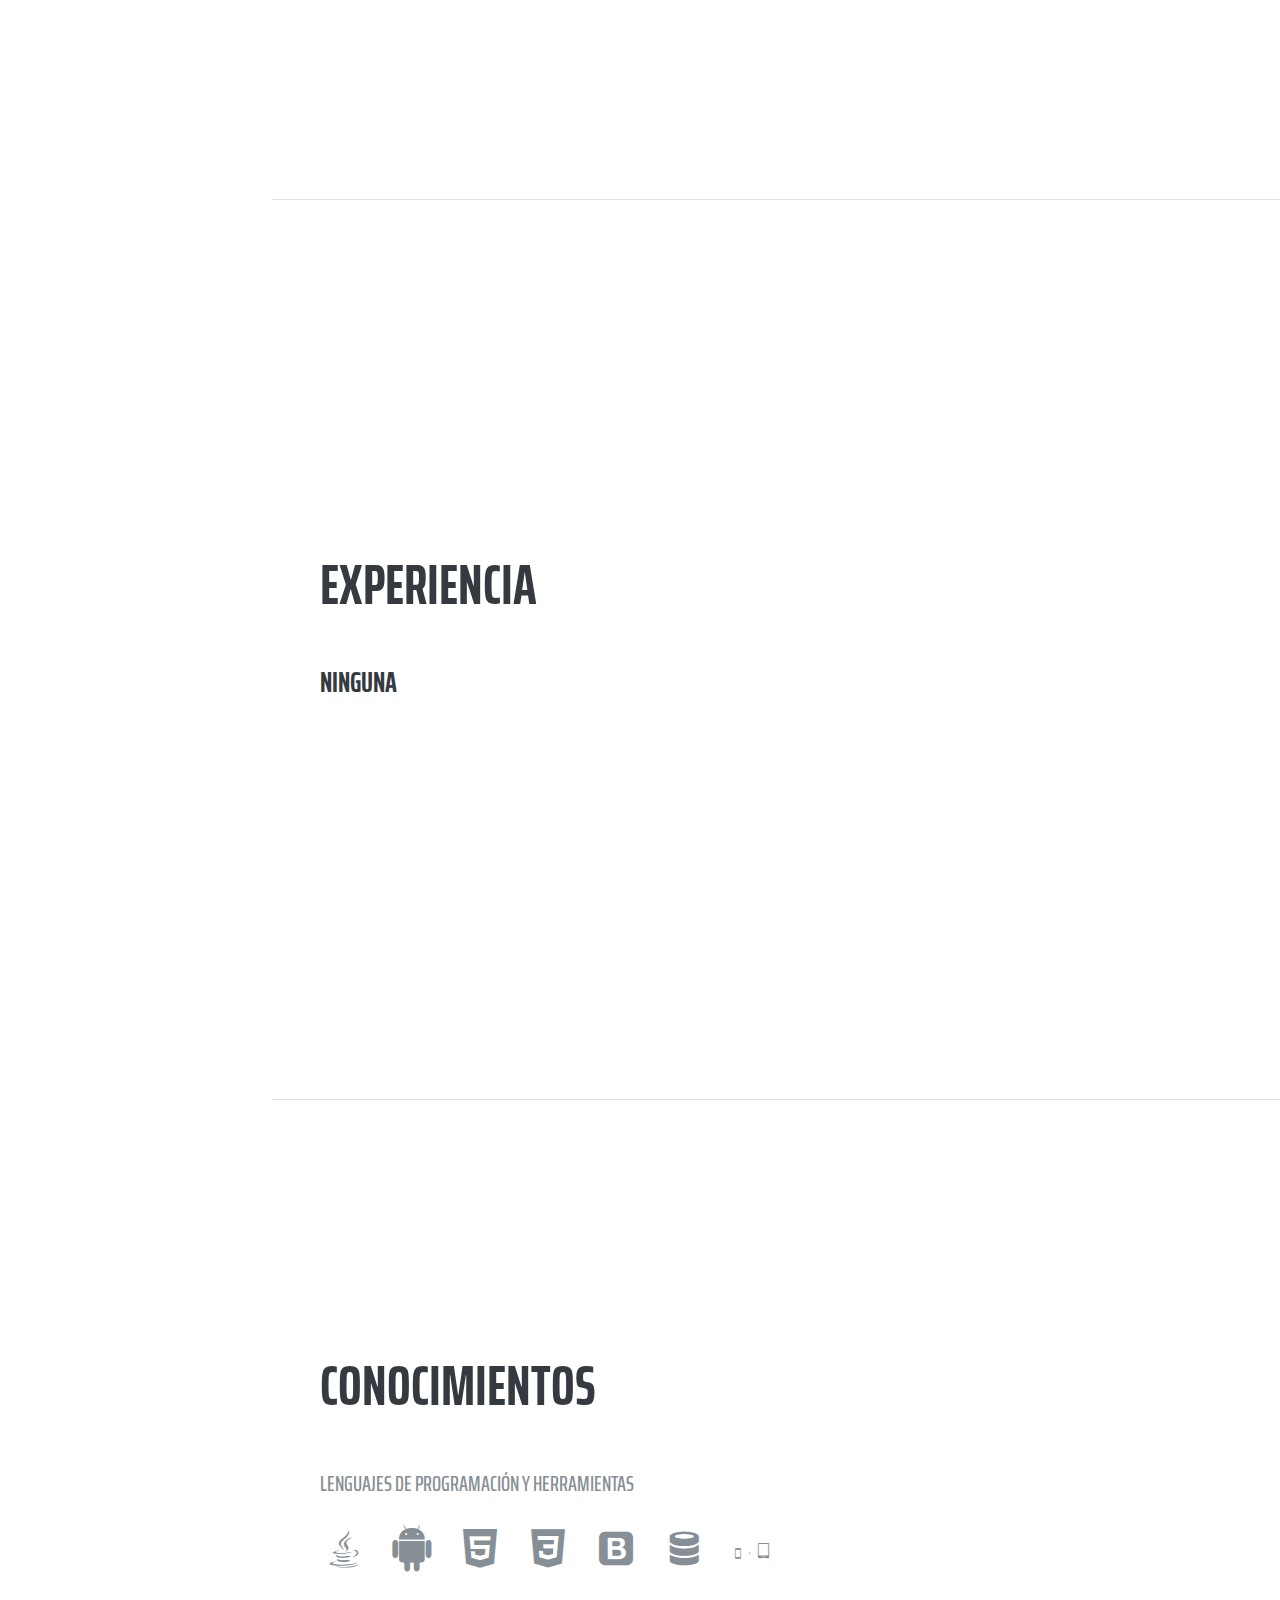
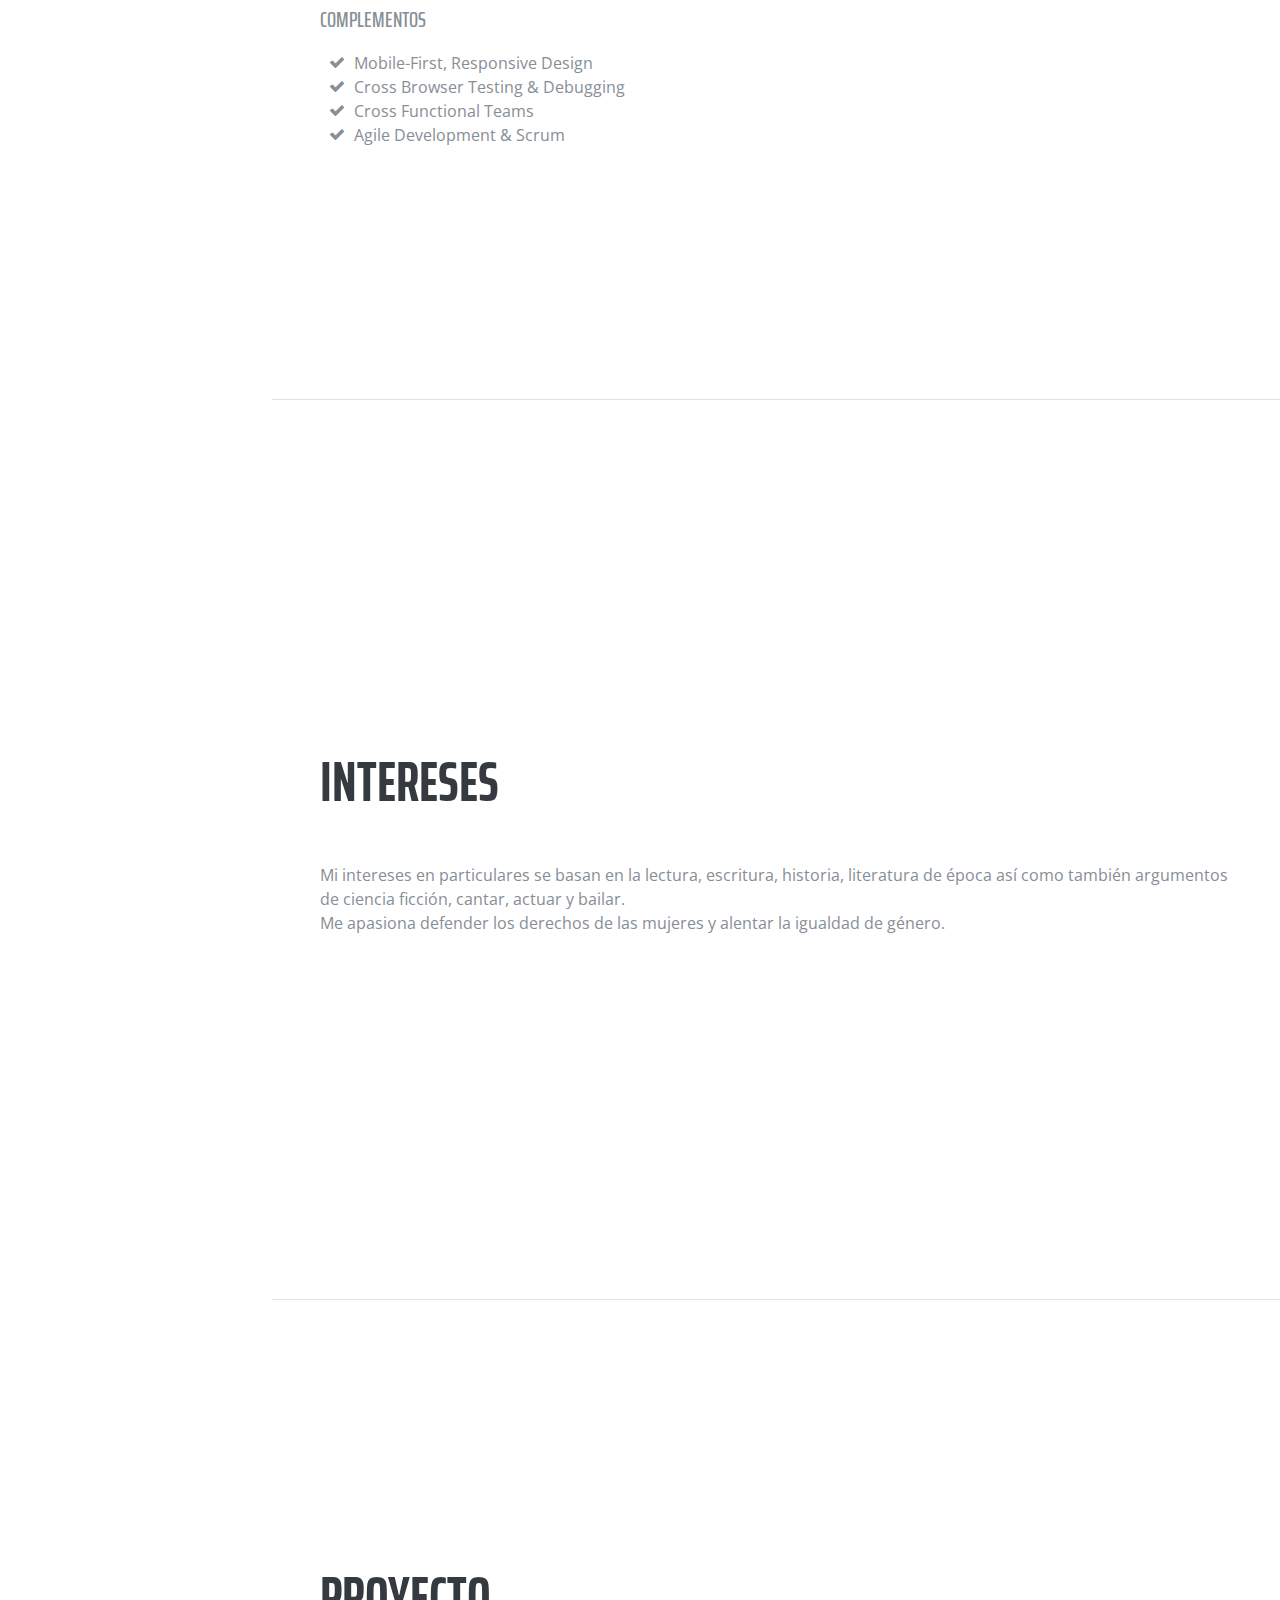
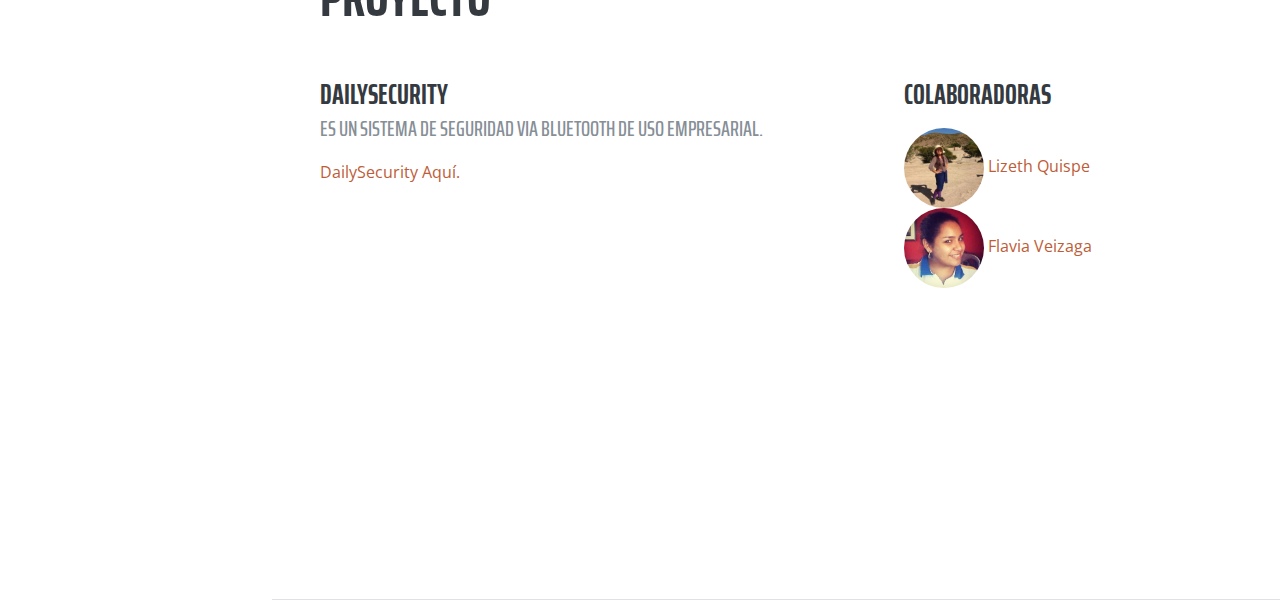
<file: docs/Integrantes/Dayana.html>
<!DOCTYPE html>
<html lang="en">

  <head>

    <meta charset="utf-8">
    <meta name="viewport" content="width=device-width, initial-scale=1, shrink-to-fit=no">
    <meta name="description" content="">
    <meta name="author" content="">

    <title>Dayana Fullá - Profile</title>

    <!-- Bootstrap core CSS -->
    <link href="startbootstrap-resume-gh-pages/vendor/bootstrap/css/bootstrap.min.css" rel="stylesheet">

    <!-- Custom fonts for this template -->
    <link href="https://fonts.googleapis.com/css?family=Saira+Extra+Condensed:100,200,300,400,500,600,700,800,900" rel="stylesheet">
    <link href="https://fonts.googleapis.com/css?family=Open+Sans:300,300i,400,400i,600,600i,700,700i,800,800i" rel="stylesheet">
    <link href="startbootstrap-resume-gh-pages/vendor/font-awesome/css/font-awesome.min.css" rel="stylesheet">
    <link href="startbootstrap-resume-gh-pages/vendor/devicons/css/devicons.min.css" rel="stylesheet">
    <link href="startbootstrap-resume-gh-pages/vendor/simple-line-icons/css/simple-line-icons.css" rel="stylesheet">

    <!-- Custom styles for this template -->
    <link href="startbootstrap-resume-gh-pages/css/resume.min.css" rel="stylesheet">

  </head>

  <body id="page-top">

    <nav class="navbar navbar-expand-lg navbar-dark bg-primary fixed-top" id="sideNav">
      <a class="navbar-brand js-scroll-trigger" href="#page-top">
        <span class="d-block d-lg-none">Start Bootstrap</span>
        <span class="d-none d-lg-block">
            <img class="img-fluid img-profile rounded-circle mx-auto mb-2" src="Image/Dayana.jpeg" alt="Dayana Fulla"/>
        </span>
      </a>
      <button class="navbar-toggler" type="button" data-toggle="collapse" data-target="#navbarSupportedContent" aria-controls="navbarSupportedContent" aria-expanded="false" aria-label="Toggle navigation">
        <span class="navbar-toggler-icon"></span>
      </button>
      <div class="collapse navbar-collapse" id="navbarSupportedContent">
        <ul class="navbar-nav">
          <li class="nav-item">
            <a class="nav-link js-scroll-trigger" href="#me">SOBRE MÍ</a>
          </li>
          <li class="nav-item">
            <a class="nav-link js-scroll-trigger" href="#educacion">EDUCACIÓN</a>
          </li>
          <li class="nav-item">
            <a class="nav-link js-scroll-trigger" href="#experiencia">EXPERIENCIA</a>
          </li>
          <li class="nav-item">
            <a class="nav-link js-scroll-trigger" href="#conocimientos">CONOCIMIENTOS</a>
          </li>
          <li class="nav-item">
            <a class="nav-link js-scroll-trigger" href="#intereses">INTERESES</a>
          </li>
          <li class="nav-item">
            <a class="nav-link js-scroll-trigger" href="#proyecto">PROYECTO</a>
          </li>
          
        </ul>
      </div>
    </nav>

    <div class="container-fluid p-0">

      <section class="resume-section p-3 p-lg-5 d-flex d-column" id="me">
        <div class="my-auto">
          <h1 class="mb-0">Dayana Stefany
            <span class="text-primary">Fullá</span>
          </h1>
          <div class="subheading mb-5">Zona "Pampa de la Isla" · (591) 77636188 ·
            <a href="mailto:name@email.com">dayanafulla@gmail.com</a>
          </div>
          <p class="mb-5">
            Me defino como una persona directa, sincera y responsable, con objetivos claros de vida en todos sus aspectos posibles. No soy conformista ni mucho menos una persona pasiva, en cuanto a lo laboral o educación. Mi mayor virtud es la Resiliencia que significa hacer frente a las adversidades así como también aprender de los errores y situacíones desfavorables.
          </p>
          <ul class="list-inline list-social-icons mb-0">
            <li class="list-inline-item">
              <a href="https://www.facebook.com/dayana.fulla.3">
                <span class="fa-stack fa-lg">
                  <i class="fa fa-circle fa-stack-2x"></i>
                  <i class="fa fa-facebook fa-stack-1x fa-inverse"></i>
                </span>
              </a>
            </li>


            
            <li class="list-inline-item">
              <a href="https://twitter.com/Dayfany101">
                <span class="fa-stack fa-lg">
                  <i class="fa fa-circle fa-stack-2x"></i>
                  <i class="fa fa-twitter fa-stack-1x fa-inverse"></i>
                </span>
              </a>
            </li>
            <!--
            <li class="list-inline-item">
              <a href="#">
                <span class="fa-stack fa-lg">
                  <i class="fa fa-circle fa-stack-2x"></i>
                  <i class="fa fa-linkedin fa-stack-1x fa-inverse"></i>
                </span>
              </a>
            </li>

-->

            <li class="list-inline-item">
              <a href="https://github.com/DayanaFulla">
                <span class="fa-stack fa-lg">
                  <i class="fa fa-circle fa-stack-2x"></i>
                  <i class="fa fa-github fa-stack-1x fa-inverse"></i>
                </span>
              </a>
            </li>
          </ul>
        </div>
      </section>

      <section class="resume-section p-3 p-lg-5 d-flex flex-column" id="educacion">
        <div class="my-auto">
          <h2 class="mb-5">Educación</h2>

          <div class="resume-item d-flex flex-column flex-md-row mb-5">
            <div class="resume-content mr-auto">
              <h3 class="mb-0">Estudios Secundatios</h3>
              <div class="subheading mb-3">Colegio "Los Amigos de Italia"</div>
            </div>
            <div class="resume-date text-md-right">
              <span class="text-primary">2013</span>
            </div>
          </div>

          <div class="resume-item d-flex flex-column flex-md-row mb-5">
            <div class="resume-content mr-auto">
              <h3 class="mb-0">Capacitación Laboral</h3>
              <div class="subheading mb-3">Lenguajes de programación y base de datos</div>
              <div class="subheading mb-3">Operador en Computadoras</div>
            </div>
            <div class="resume-date text-md-right">
              <span class="text-primary">I-2016</span><br>
              <span class="text-primary">I-2012</span>
            </div>
          </div>

          <div class="resume-item d-flex flex-column flex-md-row mb-5">
            <div class="resume-content mr-auto">
              <h3 class="mb-0">Universidad</h3>
              <div class="subheading mb-3">Universidad NUR - Ingeniera en Sistemas</div>
            </div>
            <div class="resume-date text-md-right">
              <span class="text-primary">I-2015 - Actualidad</span>
            </div>
          </div>

        </div>

      </section>

      <section class="resume-section p-3 p-lg-5 d-flex flex-column" id="experiencia">
        <div class="my-auto">
          <h2 class="mb-5">Experiencia</h2>
          <div class="resume-item d-flex flex-column flex-md-row mb-5">
            <div class="resume-content mr-auto">
              <h3 class="mb-0">Ninguna</h3>
            </div>
          </div>
      </section>

      <section class="resume-section p-3 p-lg-5 d-flex flex-column" id="conocimientos">
        <div class="my-auto">
          <h2 class="mb-5">Conocimientos</h2>

          <div class="subheading mb-3">Lenguajes de Programación y Herramientas</div>
          <ul class="list-inline list-icons">
            <li class="list-inline-item">
                <i class="devicons devicons-java"></i>
            </li>
            <li class="list-inline-item">
                <i class="devicons devicons-android"></i>
            </li>
            <li class="list-inline-item">
              <i class="devicons devicons-html5"></i>
            </li>
            <li class="list-inline-item">
              <i class="devicons devicons-css3"></i>
            </li>
            <li class="list-inline-item">
              <i class="devicons devicons-bootstrap"></i>
            </li>
            <li class="list-inline-item">
              <i class="devicons devicons-database"></i>
            </li>
            <li class="list-inline-item">
              <i class="devicons devicons-responsive"></i>
            </li>
          </ul>

          <div class="subheading mb-3">COMPLEMENTOS</div>
          <ul class="fa-ul mb-0">
            <li>
              <i class="fa-li fa fa-check"></i>
              Mobile-First, Responsive Design</li>
            <li>
              <i class="fa-li fa fa-check"></i>
              Cross Browser Testing &amp; Debugging</li>
            <li>
              <i class="fa-li fa fa-check"></i>
              Cross Functional Teams</li>
            <li>
              <i class="fa-li fa fa-check"></i>
              Agile Development &amp; Scrum</li>
          </ul>
        </div>
      </section>

      <section class="resume-section p-3 p-lg-5 d-flex flex-column" id="intereses">
        <div class="my-auto">
          <h2 class="mb-5">Intereses</h2>
          <p>
            Mi intereses en particulares se basan en la lectura, escritura, historia, literatura de época así como también argumentos de ciencia ficción, cantar, actuar y bailar. <br>
            Me apasiona defender los derechos de las mujeres y  alentar la igualdad de género. <br>
          </p>
        </div>
      </section>

      <section class="resume-section p-3 p-lg-5 d-flex flex-column" id="proyecto">
        <div class="my-auto">
          <h2 class="mb-5">PROYECTO</h2>
          <div class="resume-item d-flex flex-column flex-md-row mb-5">
            <div class="resume-content mr-auto">
              <h3 class="mb-0">DAILYSECURITY</h3>
              <div class="subheading mb-3">Es un sistema de seguridad via bluetooth de uso empresarial.</div>
              <a href="../index.html">DailySecurity Aquí.</a>
            </div>
            <div class="resume-content mr-auto">
              <h3 class="mb-0">Colaboradoras</h3>
              <div class="subheading mb-3"></div>
              <span class="d-none d-lg-block">
                  <a href="Lizeth.html"><img class="img-fluid img-profile rounded-circle mx-auto mb-0" style="width: 80px;" src="Image/Lizeth.jpg" alt="fotoperfil Lizeth"/> Lizeth Quispe</a>
              </span>
              <span class="d-none d-lg-block">
                  <a href="Flavia.html"><img class="img-fluid img-profile rounded-circle mx-auto mb-0" style="width: 80px;" src="Image/Flavia.jpg" alt="fotoperfil Flavia"/> Flavia Veizaga</a>
              </span>
            </div>
          </div>
        </div>
      </section>

    </div>

    <!-- Bootstrap core JavaScript -->
    <script src="startbootstrap-resume-gh-pages/vendor/jquery/jquery.min.js"></script>
    <script src="startbootstrap-resume-gh-pages/vendor/bootstrap/js/bootstrap.bundle.min.js"></script>

    <!-- Plugin JavaScript -->
    <script src="startbootstrap-resume-gh-pages/vendor/jquery-easing/jquery.easing.min.js"></script>

    <!-- Custom scripts for this template -->
    <script src="startbootstrap-resume-gh-pages/js/resume.min.js"></script>

  </body>

</html>
</file>
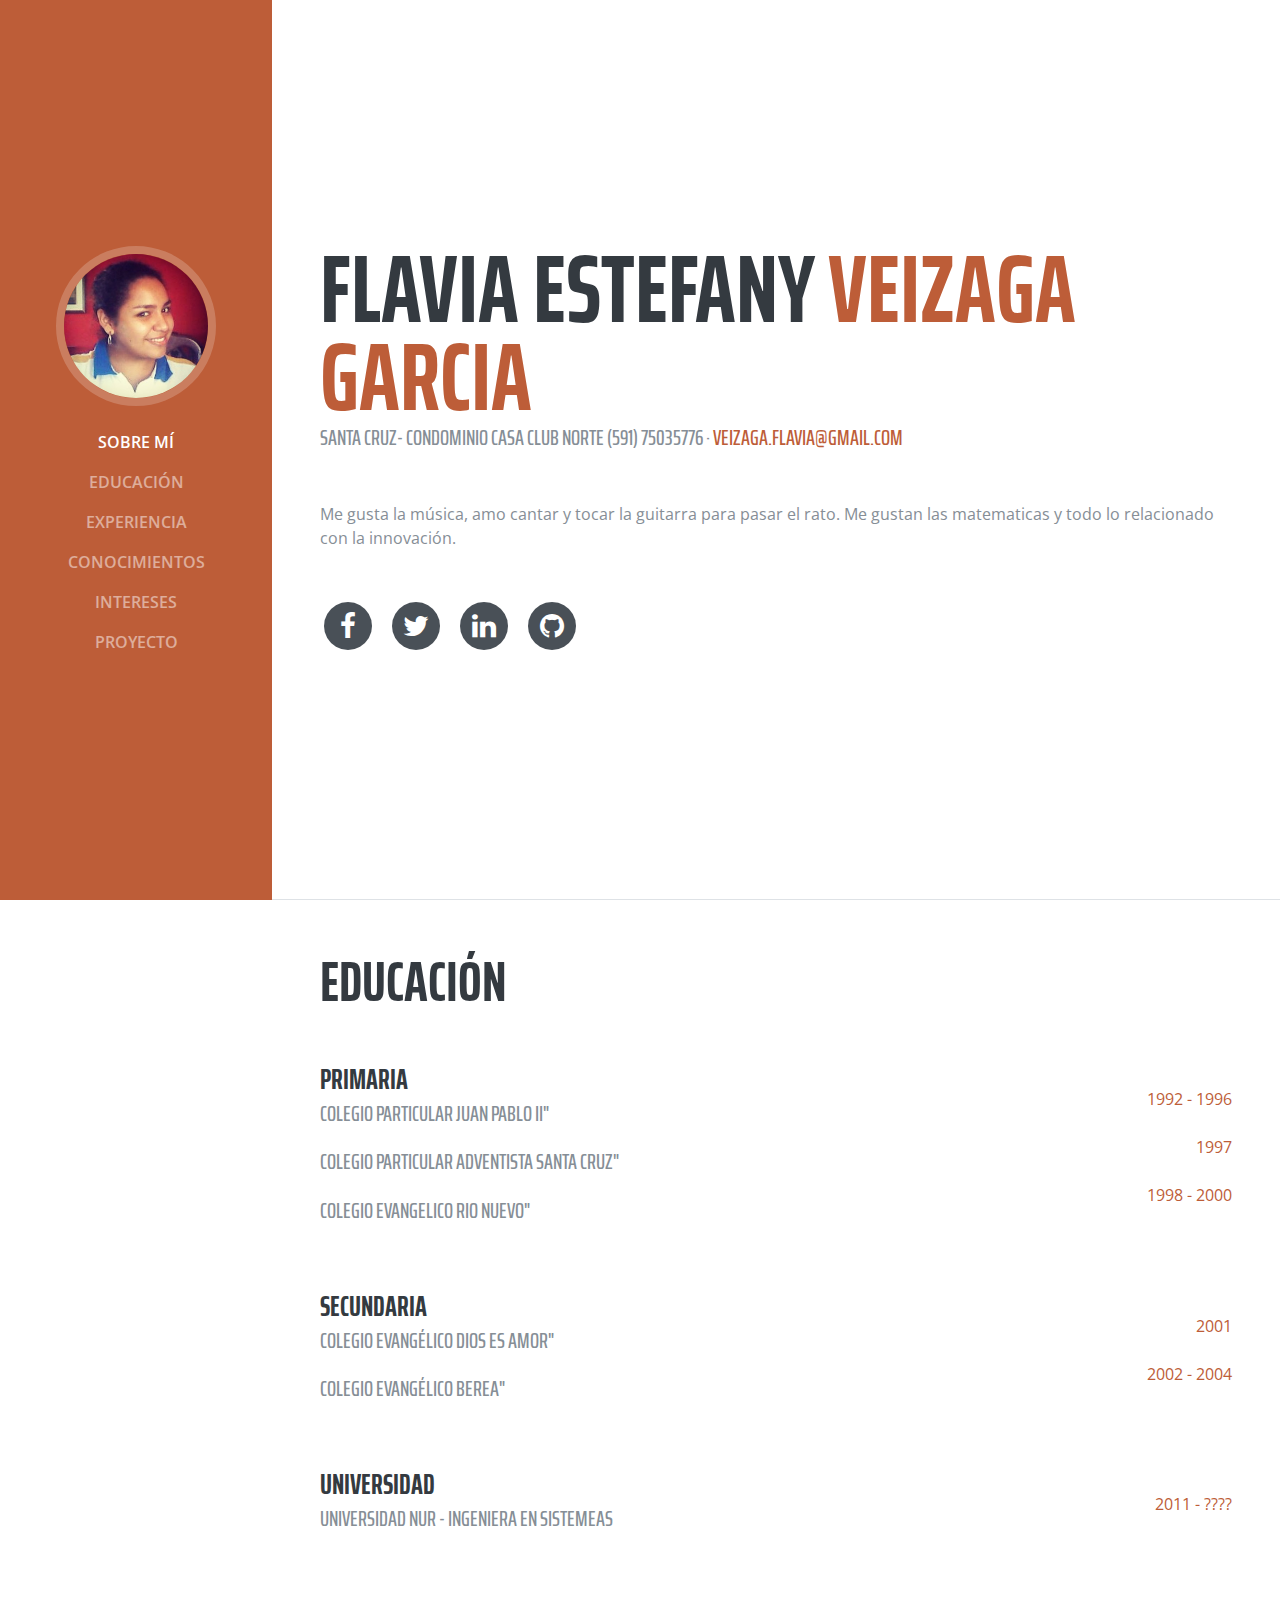
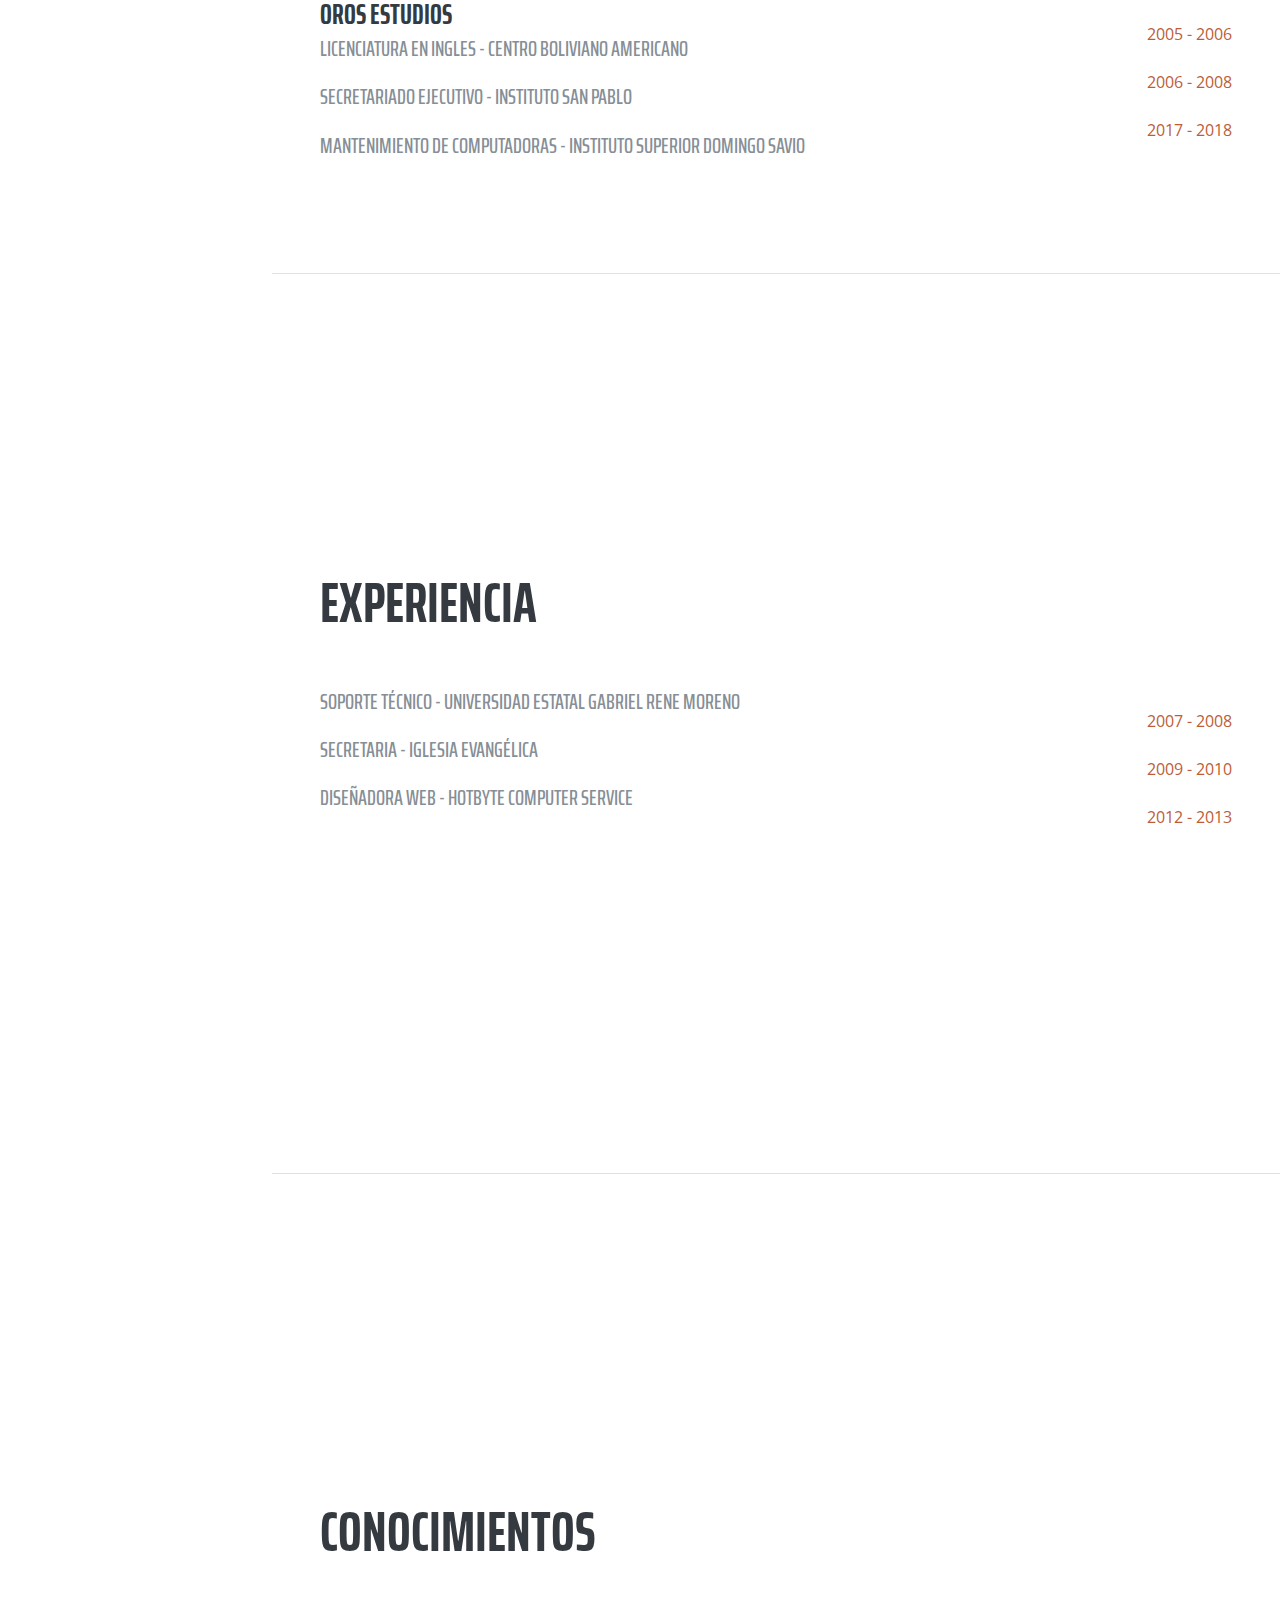
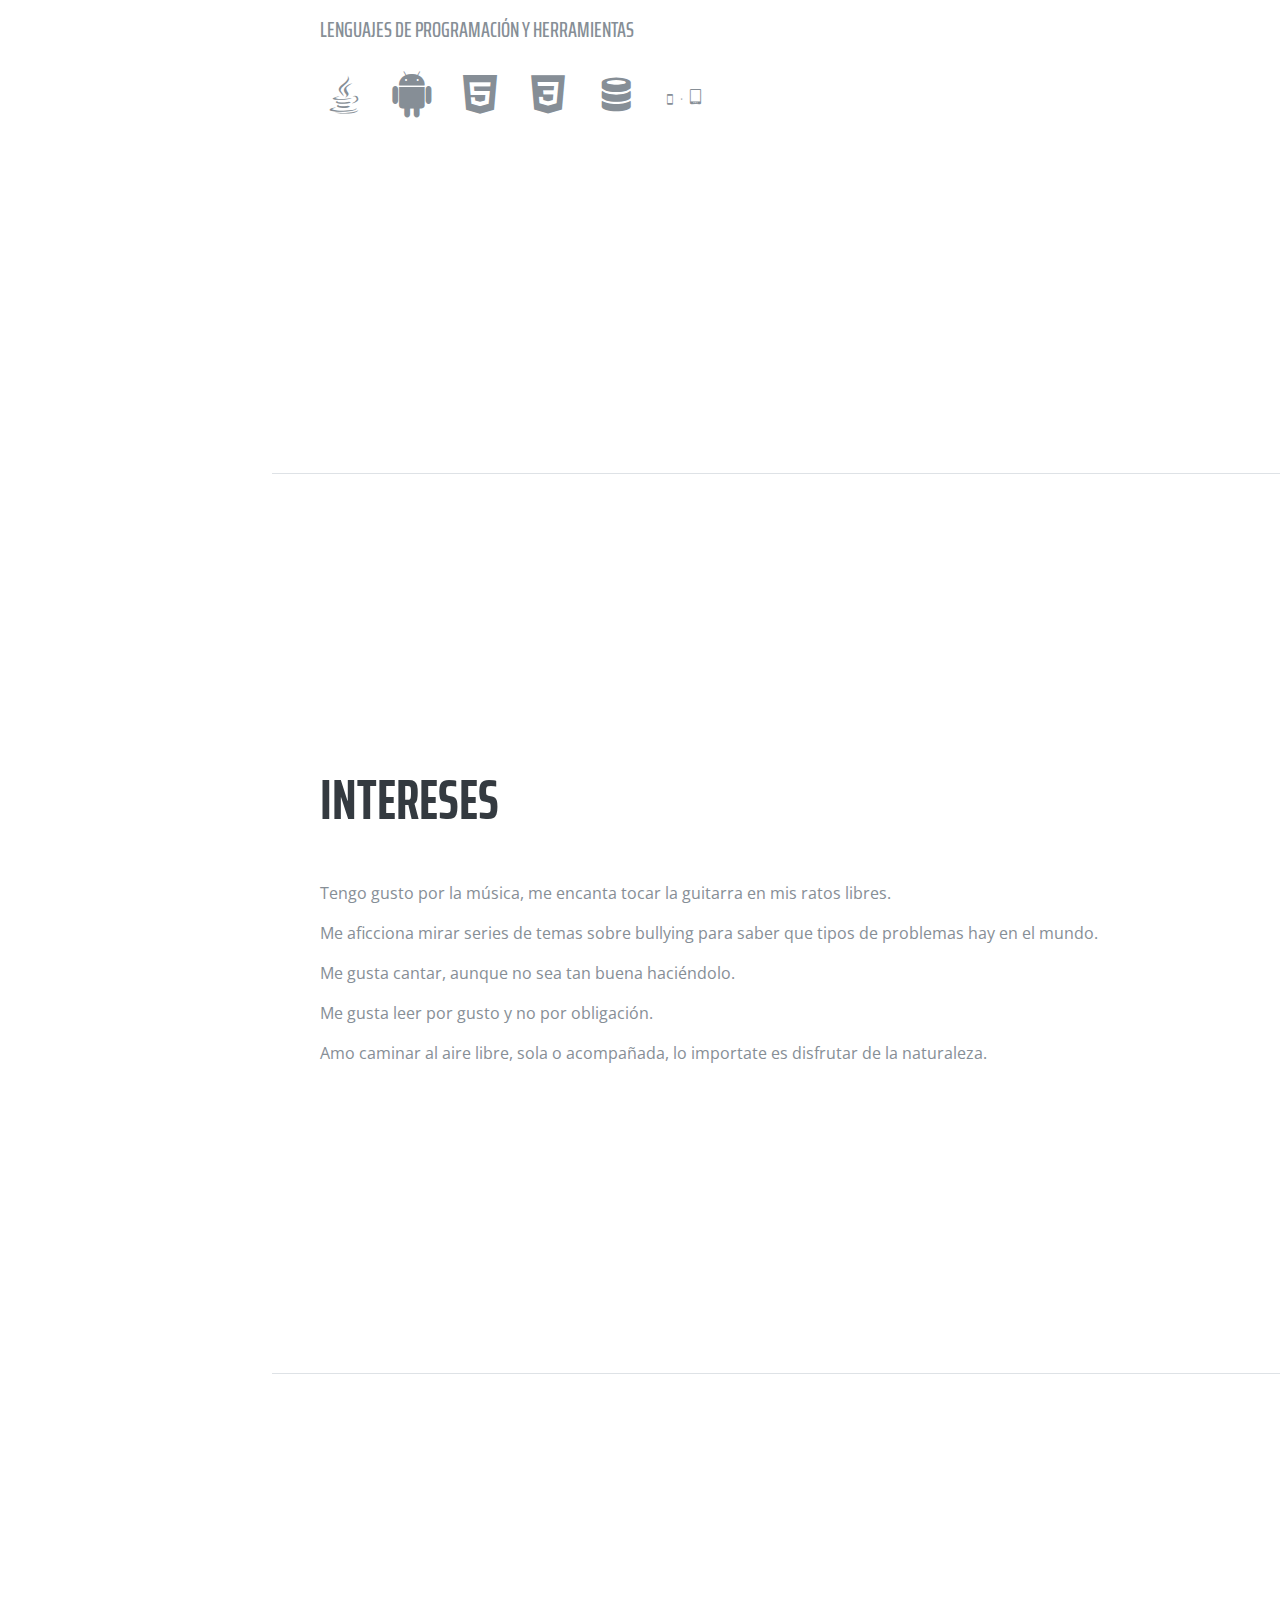
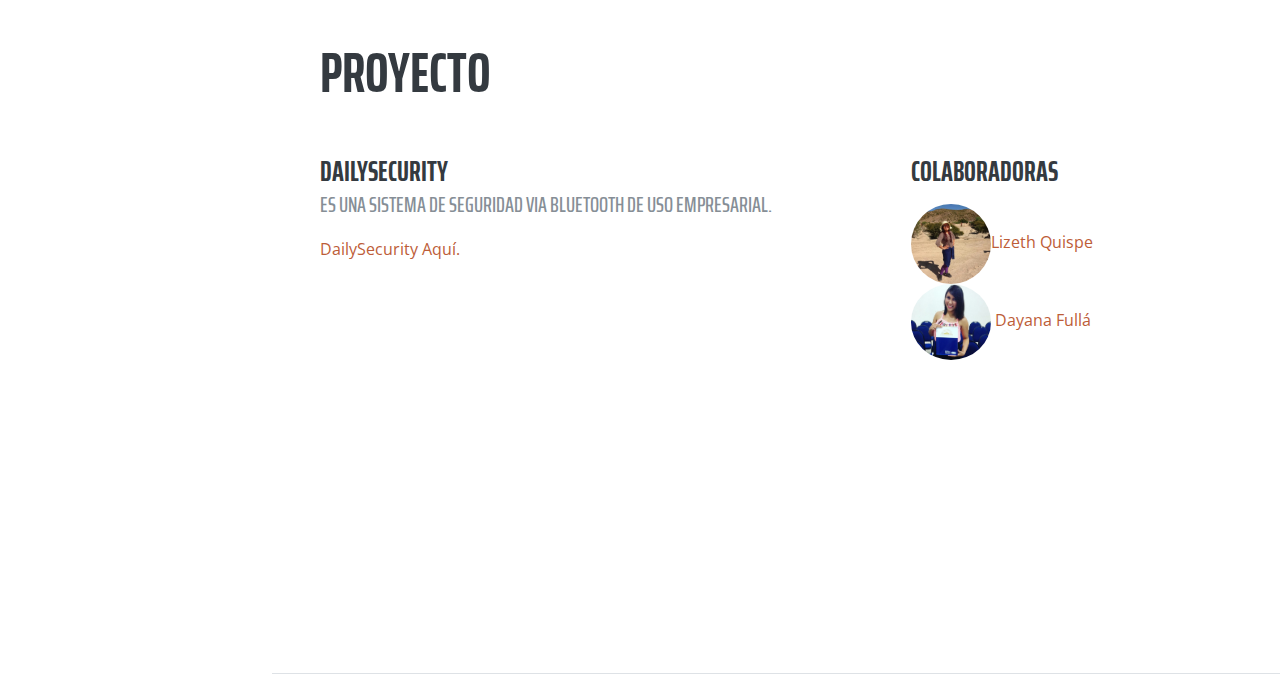
<file: docs/Integrantes/Flavia.html>
<!DOCTYPE html>
<html lang="en">

  <head>

    <meta charset="utf-8">
    <meta name="viewport" content="width=device-width, initial-scale=1, shrink-to-fit=no">
    <meta name="description" content="">
    <meta name="author" content="">

    <title>Flavia Veizaga - Profile</title>

    <!-- Bootstrap core CSS -->
    <link href="startbootstrap-resume-gh-pages/vendor/bootstrap/css/bootstrap.min.css" rel="stylesheet">

    <!-- Custom fonts for this template -->
    <link href="https://fonts.googleapis.com/css?family=Saira+Extra+Condensed:100,200,300,400,500,600,700,800,900" rel="stylesheet">
    <link href="https://fonts.googleapis.com/css?family=Open+Sans:300,300i,400,400i,600,600i,700,700i,800,800i" rel="stylesheet">
    <link href="startbootstrap-resume-gh-pages/vendor/font-awesome/css/font-awesome.min.css" rel="stylesheet">
    <link href="startbootstrap-resume-gh-pages/vendor/devicons/css/devicons.min.css" rel="stylesheet">
    <link href="startbootstrap-resume-gh-pages/vendor/simple-line-icons/css/simple-line-icons.css" rel="stylesheet">

    <!-- Custom styles for this template -->
    <link href="startbootstrap-resume-gh-pages/css/resume.min.css" rel="stylesheet">

  </head>

  <body id="page-top">

    <nav class="navbar navbar-expand-lg navbar-dark bg-primary fixed-top" id="sideNav">
      <a class="navbar-brand js-scroll-trigger" href="#page-top">
        <span class="d-block d-lg-none">Start Bootstrap</span>
        <span class="d-none d-lg-block">
            <img class="img-fluid img-profile rounded-circle mx-auto mb-2" src="Image/Flavia.jpg" alt=""/>
        </span>
      </a>
      <button class="navbar-toggler" type="button" data-toggle="collapse" data-target="#navbarSupportedContent" aria-controls="navbarSupportedContent" aria-expanded="false" aria-label="Toggle navigation">
        <span class="navbar-toggler-icon"></span>
      </button>
      <div class="collapse navbar-collapse" id="navbarSupportedContent">
        <ul class="navbar-nav">
          <li class="nav-item">
            <a class="nav-link js-scroll-trigger" href="#me">SOBRE MÍ</a>
          </li>
          <li class="nav-item">
            <a class="nav-link js-scroll-trigger" href="#educacion">EDUCACIÓN</a>
          </li>
          <li class="nav-item">
            <a class="nav-link js-scroll-trigger" href="#experiencia">EXPERIENCIA</a>
          </li>
          <li class="nav-item">
            <a class="nav-link js-scroll-trigger" href="#conocimientos">CONOCIMIENTOS</a>
          </li>
          <li class="nav-item">
            <a class="nav-link js-scroll-trigger" href="#intereses">INTERESES</a>
          </li>
          <li class="nav-item">
            <a class="nav-link js-scroll-trigger" href="#proyecto">PROYECTO</a>
          </li>
          
        </ul>
      </div>
    </nav>

    <div class="container-fluid p-0">

      <section class="resume-section p-3 p-lg-5 d-flex d-column" id="me">
        <div class="my-auto">
          <h1 class="mb-0">Flavia Estefany
            <span class="text-primary">Veizaga Garcia</span>
          </h1>
          <div class="subheading mb-5">Santa Cruz- Condominio Casa Club Norte (591) 75035776 ·
            <a href="mailto:name@email.com">veizaga.flavia@gmail.com</a>
          </div>
          <p class="mb-5">Me gusta la música, amo cantar y tocar la guitarra para pasar el rato. Me gustan las matematicas y todo lo relacionado con la innovación.</p>
          <ul class="list-inline list-social-icons mb-0">
            <li class="list-inline-item">
              <a href="https://www.facebook.com/FlaviaVeizaga87">
                <span class="fa-stack fa-lg">
                  <i class="fa fa-circle fa-stack-2x"></i>
                  <i class="fa fa-facebook fa-stack-1x fa-inverse"></i>
                </span>
              </a>
            </li>
            <li class="list-inline-item">
              <a href="https://www.twitter.com/FlaviaVeizaga">
                <span class="fa-stack fa-lg">
                  <i class="fa fa-circle fa-stack-2x"></i>
                  <i class="fa fa-twitter fa-stack-1x fa-inverse"></i>
                </span>
              </a>
            </li>
            <li class="list-inline-item">
              <a href="https://www.linkedin.com/in/flavia-estefany-veizaga-garcia-18094493">
                <span class="fa-stack fa-lg">
                  <i class="fa fa-circle fa-stack-2x"></i>
                  <i class="fa fa-linkedin fa-stack-1x fa-inverse"></i>
                </span>
              </a>
            </li>
            <li class="list-inline-item">
              <a href="https://github.com/FlaviaVeizaga">
                <span class="fa-stack fa-lg">
                  <i class="fa fa-circle fa-stack-2x"></i>
                  <i class="fa fa-github fa-stack-1x fa-inverse"></i>
                </span>
              </a>
            </li>
          </ul>
        </div>
      </section>

      <section class="resume-section p-3 p-lg-5 d-flex flex-column" id="educacion">
        <div class="my-auto">
          <h2 class="mb-5">Educación</h2>

          <div class="resume-item d-flex flex-column flex-md-row mb-5">
            <div class="resume-content mr-auto">
              <h3 class="mb-0">Primaria</h3>
              <div class="subheading mb-3">Colegio Particular Juan Pablo II"</div>
              <div class="subheading mb-3">Colegio Particular Adventista Santa Cruz"</div>
              <div class="subheading mb-3">Colegio Evangelico Rio Nuevo"</div>

            </div>
            <div class="resume-date text-md-right">
              <div class="text-primary"><br>1992 - 1996</div>
              <br>
              <div class="text-primary">1997</div>
              <br>
              <div class="text-primary">1998 - 2000</div>

            </div>
          </div>

          <div class="resume-item d-flex flex-column flex-md-row mb-5">
            <div class="resume-content mr-auto">
              <h3 class="mb-0">Secundaria</h3>
              <div class="subheading mb-3">Colegio Evangélico Dios Es Amor"</div>
              <div class="subheading mb-3">Colegio Evangélico Berea"</div>
            </div>
            <div class="resume-date text-md-right">
              <div class="text-primary"><br>2001</div>
              <br>
              <div class="text-primary">2002 - 2004</div>
            </div>
          </div>

          <div class="resume-item d-flex flex-column flex-md-row mb-5">
            <div class="resume-content mr-auto">
              <h3 class="mb-0">Universidad</h3>
              <div class="subheading mb-3">Universidad NUR - Ingeniera en Sistemeas</div>
            </div>
            <div class="resume-date text-md-right">
              <div class="text-primary"><br>2011 - ???? </div>
            </div>
          </div>

          <div class="resume-item d-flex flex-column flex-md-row mb-5">
            <div class="resume-content mr-auto">
              <h3 class="mb-0">Oros Estudios</h3>
              <div class="subheading mb-3">Licenciatura en Ingles -  Centro Boliviano Americano</div>
              <div class="subheading mb-3">Secretariado Ejecutivo -  Instituto San Pablo</div>
              <div class="subheading mb-3">Mantenimiento de Computadoras -  Instituto Superior Domingo Savio</div>
            </div>
            <div class="resume-date text-md-right">
              <div class="text-primary"><br>2005 - 2006 </div>
              <div class="text-primary"><br>2006 - 2008 </div>
              <div class="text-primary"><br>2017 - 2018 </div>
            </div>
          </div>

        </div>

      </section>

      <section class="resume-section p-3 p-lg-5 d-flex flex-column" id="experiencia">
        <div class="my-auto">
          <h2 class="mb-5">Experiencia</h2>
          <div class="resume-item d-flex flex-column flex-md-row mb-5">
            <div class="resume-content mr-auto">
              <div class="subheading mb-3">Soporte Técnico - Universidad Estatal Gabriel Rene Moreno</div>
              <div class="subheading mb-3">Secretaria -  Iglesia Evangélica</div>
              <div class="subheading mb-3">Diseñadora Web -  HotByte Computer Service</div>
            </div>
            <div class="resume-date text-md-right">
              <div class="text-primary"><br>2007 - 2008 </div>
              <div class="text-primary"><br>2009 - 2010 </div>
              <div class="text-primary"><br>2012 - 2013 </div>
            </div>
            </div>
          </div>
      </section>

      <section class="resume-section p-3 p-lg-5 d-flex flex-column" id="conocimientos">
        <div class="my-auto">
          <h2 class="mb-5">Conocimientos</h2>

          <div class="subheading mb-3">Lenguajes de Programación y Herramientas</div>
          <ul class="list-inline list-icons">
            <li class="list-inline-item">
                <i class="devicons devicons-java"></i>
            </li>
            <li class="list-inline-item">
                <i class="devicons devicons-android"></i>
            </li>
            <li class="list-inline-item">
              <i class="devicons devicons-html5"></i>
            </li>
            <li class="list-inline-item">
              <i class="devicons devicons-css3"></i>
            </li>
            <li class="list-inline-item">
              <i class="devicons devicons-database"></i>
            </li>
            <li class="list-inline-item">
              <i class="devicons devicons-responsive"></i>
            </li>
          </ul>
        </div>
      </section>

      <section class="resume-section p-3 p-lg-5 d-flex flex-column" id="intereses">
        <div class="my-auto">
          <h2 class="mb-5">Intereses</h2>
          <p> Tengo gusto por la música, me encanta tocar la guitarra en mis ratos libres.</p>
          <p> Me aficciona mirar series de temas sobre bullying para saber que tipos de problemas hay en el mundo.</p>
          <p> Me gusta cantar, aunque no sea tan buena haciéndolo.</p>
          <p> Me gusta leer por gusto y no por obligación.</p>
          <p> Amo caminar al aire libre, sola o acompañada, lo importate es disfrutar de la naturaleza.</p>
        </div>
      </section>
<section class="resume-section p-3 p-lg-5 d-flex flex-column" id="proyecto">
        <div class="my-auto">
          <h2 class="mb-5">PROYECTO</h2>
          <div class="resume-item d-flex flex-column flex-md-row mb-5">
            <div class="resume-content mr-auto">
              <h3 class="mb-0">DAILYSECURITY</h3>
              <div class="subheading mb-3">Es una sistema de seguridad via bluetooth de uso empresarial.</div>
              <a href="../index.html">DailySecurity Aquí.</a>
            </div>
            <div class="resume-content mr-auto">
              <h3 class="mb-0">Colaboradoras</h3>
              <div class="subheading mb-3"></div>
              <span class="d-none d-lg-block">
                  <a href="Lizeth.html"><img class="img-fluid img-profile rounded-circle mx-auto mb-0" style="width: 80px;" src="Image/Lizeth.jpg" alt="fotoperfil Flavia"/>Lizeth Quispe</a>
              </span>
              <span class="d-none d-lg-block">
                  <a href="Dayana.html"><img class="img-fluid img-profile rounded-circle mx-auto mb-0" style="width: 80px;" src="Image/Dayana.jpeg" alt="fotoperfil Dayana"/> Dayana Fullá</a>
              </span>
            </div>
          </div>
        </div>
      </section>
    </div>

    <!-- Bootstrap core JavaScript -->
    <script src="startbootstrap-resume-gh-pages/vendor/jquery/jquery.min.js"></script>
    <script src="startbootstrap-resume-gh-pages/vendor/bootstrap/js/bootstrap.bundle.min.js"></script>

    <!-- Plugin JavaScript -->
    <script src="startbootstrap-resume-gh-pages/vendor/jquery-easing/jquery.easing.min.js"></script>

    <!-- Custom scripts for this template -->
    <script src="startbootstrap-resume-gh-pages/js/resume.min.js"></script>

  </body>

</html>
</file>
<file: Dayana/startbootstrap-resume-gh-pages/vendor/simple-line-icons/css/simple-line-icons.css>
@font-face {
  font-family: 'simple-line-icons';
  src: url('../fonts/Simple-Line-Icons.eot?v=2.4.0');
  src: url('../fonts/Simple-Line-Icons.eot?v=2.4.0#iefix') format('embedded-opentype'), url('../fonts/Simple-Line-Icons.woff2?v=2.4.0') format('woff2'), url('../fonts/Simple-Line-Icons.ttf?v=2.4.0') format('truetype'), url('../fonts/Simple-Line-Icons.woff?v=2.4.0') format('woff'), url('../fonts/Simple-Line-Icons.svg?v=2.4.0#simple-line-icons') format('svg');
  font-weight: normal;
  font-style: normal;
}
/*
 Use the following CSS code if you want to have a class per icon.
 Instead of a list of all class selectors, you can use the generic [class*="icon-"] selector, but it's slower:
*/
.icon-user,
.icon-people,
.icon-user-female,
.icon-user-follow,
.icon-user-following,
.icon-user-unfollow,
.icon-login,
.icon-logout,
.icon-emotsmile,
.icon-phone,
.icon-call-end,
.icon-call-in,
.icon-call-out,
.icon-map,
.icon-location-pin,
.icon-direction,
.icon-directions,
.icon-compass,
.icon-layers,
.icon-menu,
.icon-list,
.icon-options-vertical,
.icon-options,
.icon-arrow-down,
.icon-arrow-left,
.icon-arrow-right,
.icon-arrow-up,
.icon-arrow-up-circle,
.icon-arrow-left-circle,
.icon-arrow-right-circle,
.icon-arrow-down-circle,
.icon-check,
.icon-clock,
.icon-plus,
.icon-minus,
.icon-close,
.icon-event,
.icon-exclamation,
.icon-organization,
.icon-trophy,
.icon-screen-smartphone,
.icon-screen-desktop,
.icon-plane,
.icon-notebook,
.icon-mustache,
.icon-mouse,
.icon-magnet,
.icon-energy,
.icon-disc,
.icon-cursor,
.icon-cursor-move,
.icon-crop,
.icon-chemistry,
.icon-speedometer,
.icon-shield,
.icon-screen-tablet,
.icon-magic-wand,
.icon-hourglass,
.icon-graduation,
.icon-ghost,
.icon-game-controller,
.icon-fire,
.icon-eyeglass,
.icon-envelope-open,
.icon-envelope-letter,
.icon-bell,
.icon-badge,
.icon-anchor,
.icon-wallet,
.icon-vector,
.icon-speech,
.icon-puzzle,
.icon-printer,
.icon-present,
.icon-playlist,
.icon-pin,
.icon-picture,
.icon-handbag,
.icon-globe-alt,
.icon-globe,
.icon-folder-alt,
.icon-folder,
.icon-film,
.icon-feed,
.icon-drop,
.icon-drawer,
.icon-docs,
.icon-doc,
.icon-diamond,
.icon-cup,
.icon-calculator,
.icon-bubbles,
.icon-briefcase,
.icon-book-open,
.icon-basket-loaded,
.icon-basket,
.icon-bag,
.icon-action-undo,
.icon-action-redo,
.icon-wrench,
.icon-umbrella,
.icon-trash,
.icon-tag,
.icon-support,
.icon-frame,
.icon-size-fullscreen,
.icon-size-actual,
.icon-shuffle,
.icon-share-alt,
.icon-share,
.icon-rocket,
.icon-question,
.icon-pie-chart,
.icon-pencil,
.icon-note,
.icon-loop,
.icon-home,
.icon-grid,
.icon-graph,
.icon-microphone,
.icon-music-tone-alt,
.icon-music-tone,
.icon-earphones-alt,
.icon-earphones,
.icon-equalizer,
.icon-like,
.icon-dislike,
.icon-control-start,
.icon-control-rewind,
.icon-control-play,
.icon-control-pause,
.icon-control-forward,
.icon-control-end,
.icon-volume-1,
.icon-volume-2,
.icon-volume-off,
.icon-calendar,
.icon-bulb,
.icon-chart,
.icon-ban,
.icon-bubble,
.icon-camrecorder,
.icon-camera,
.icon-cloud-download,
.icon-cloud-upload,
.icon-envelope,
.icon-eye,
.icon-flag,
.icon-heart,
.icon-info,
.icon-key,
.icon-link,
.icon-lock,
.icon-lock-open,
.icon-magnifier,
.icon-magnifier-add,
.icon-magnifier-remove,
.icon-paper-clip,
.icon-paper-plane,
.icon-power,
.icon-refresh,
.icon-reload,
.icon-settings,
.icon-star,
.icon-symbol-female,
.icon-symbol-male,
.icon-target,
.icon-credit-card,
.icon-paypal,
.icon-social-tumblr,
.icon-social-twitter,
.icon-social-facebook,
.icon-social-instagram,
.icon-social-linkedin,
.icon-social-pinterest,
.icon-social-github,
.icon-social-google,
.icon-social-reddit,
.icon-social-skype,
.icon-social-dribbble,
.icon-social-behance,
.icon-social-foursqare,
.icon-social-soundcloud,
.icon-social-spotify,
.icon-social-stumbleupon,
.icon-social-youtube,
.icon-social-dropbox,
.icon-social-vkontakte,
.icon-social-steam {
  font-family: 'simple-line-icons';
  speak: none;
  font-style: normal;
  font-weight: normal;
  font-variant: normal;
  text-transform: none;
  line-height: 1;
  /* Better Font Rendering =========== */
  -webkit-font-smoothing: antialiased;
  -moz-osx-font-smoothing: grayscale;
}
.icon-user:before {
  content: "\e005";
}
.icon-people:before {
  content: "\e001";
}
.icon-user-female:before {
  content: "\e000";
}
.icon-user-follow:before {
  content: "\e002";
}
.icon-user-following:before {
  content: "\e003";
}
.icon-user-unfollow:before {
  content: "\e004";
}
.icon-login:before {
  content: "\e066";
}
.icon-logout:before {
  content: "\e065";
}
.icon-emotsmile:before {
  content: "\e021";
}
.icon-phone:before {
  content: "\e600";
}
.icon-call-end:before {
  content: "\e048";
}
.icon-call-in:before {
  content: "\e047";
}
.icon-call-out:before {
  content: "\e046";
}
.icon-map:before {
  content: "\e033";
}
.icon-location-pin:before {
  content: "\e096";
}
.icon-direction:before {
  content: "\e042";
}
.icon-directions:before {
  content: "\e041";
}
.icon-compass:before {
  content: "\e045";
}
.icon-layers:before {
  content: "\e034";
}
.icon-menu:before {
  content: "\e601";
}
.icon-list:before {
  content: "\e067";
}
.icon-options-vertical:before {
  content: "\e602";
}
.icon-options:before {
  content: "\e603";
}
.icon-arrow-down:before {
  content: "\e604";
}
.icon-arrow-left:before {
  content: "\e605";
}
.icon-arrow-right:before {
  content: "\e606";
}
.icon-arrow-up:before {
  content: "\e607";
}
.icon-arrow-up-circle:before {
  content: "\e078";
}
.icon-arrow-left-circle:before {
  content: "\e07a";
}
.icon-arrow-right-circle:before {
  content: "\e079";
}
.icon-arrow-down-circle:before {
  content: "\e07b";
}
.icon-check:before {
  content: "\e080";
}
.icon-clock:before {
  content: "\e081";
}
.icon-plus:before {
  content: "\e095";
}
.icon-minus:before {
  content: "\e615";
}
.icon-close:before {
  content: "\e082";
}
.icon-event:before {
  content: "\e619";
}
.icon-exclamation:before {
  content: "\e617";
}
.icon-organization:before {
  content: "\e616";
}
.icon-trophy:before {
  content: "\e006";
}
.icon-screen-smartphone:before {
  content: "\e010";
}
.icon-screen-desktop:before {
  content: "\e011";
}
.icon-plane:before {
  content: "\e012";
}
.icon-notebook:before {
  content: "\e013";
}
.icon-mustache:before {
  content: "\e014";
}
.icon-mouse:before {
  content: "\e015";
}
.icon-magnet:before {
  content: "\e016";
}
.icon-energy:before {
  content: "\e020";
}
.icon-disc:before {
  content: "\e022";
}
.icon-cursor:before {
  content: "\e06e";
}
.icon-cursor-move:before {
  content: "\e023";
}
.icon-crop:before {
  content: "\e024";
}
.icon-chemistry:before {
  content: "\e026";
}
.icon-speedometer:before {
  content: "\e007";
}
.icon-shield:before {
  content: "\e00e";
}
.icon-screen-tablet:before {
  content: "\e00f";
}
.icon-magic-wand:before {
  content: "\e017";
}
.icon-hourglass:before {
  content: "\e018";
}
.icon-graduation:before {
  content: "\e019";
}
.icon-ghost:before {
  content: "\e01a";
}
.icon-game-controller:before {
  content: "\e01b";
}
.icon-fire:before {
  content: "\e01c";
}
.icon-eyeglass:before {
  content: "\e01d";
}
.icon-envelope-open:before {
  content: "\e01e";
}
.icon-envelope-letter:before {
  content: "\e01f";
}
.icon-bell:before {
  content: "\e027";
}
.icon-badge:before {
  content: "\e028";
}
.icon-anchor:before {
  content: "\e029";
}
.icon-wallet:before {
  content: "\e02a";
}
.icon-vector:before {
  content: "\e02b";
}
.icon-speech:before {
  content: "\e02c";
}
.icon-puzzle:before {
  content: "\e02d";
}
.icon-printer:before {
  content: "\e02e";
}
.icon-present:before {
  content: "\e02f";
}
.icon-playlist:before {
  content: "\e030";
}
.icon-pin:before {
  content: "\e031";
}
.icon-picture:before {
  content: "\e032";
}
.icon-handbag:before {
  content: "\e035";
}
.icon-globe-alt:before {
  content: "\e036";
}
.icon-globe:before {
  content: "\e037";
}
.icon-folder-alt:before {
  content: "\e039";
}
.icon-folder:before {
  content: "\e089";
}
.icon-film:before {
  content: "\e03a";
}
.icon-feed:before {
  content: "\e03b";
}
.icon-drop:before {
  content: "\e03e";
}
.icon-drawer:before {
  content: "\e03f";
}
.icon-docs:before {
  content: "\e040";
}
.icon-doc:before {
  content: "\e085";
}
.icon-diamond:before {
  content: "\e043";
}
.icon-cup:before {
  content: "\e044";
}
.icon-calculator:before {
  content: "\e049";
}
.icon-bubbles:before {
  content: "\e04a";
}
.icon-briefcase:before {
  content: "\e04b";
}
.icon-book-open:before {
  content: "\e04c";
}
.icon-basket-loaded:before {
  content: "\e04d";
}
.icon-basket:before {
  content: "\e04e";
}
.icon-bag:before {
  content: "\e04f";
}
.icon-action-undo:before {
  content: "\e050";
}
.icon-action-redo:before {
  content: "\e051";
}
.icon-wrench:before {
  content: "\e052";
}
.icon-umbrella:before {
  content: "\e053";
}
.icon-trash:before {
  content: "\e054";
}
.icon-tag:before {
  content: "\e055";
}
.icon-support:before {
  content: "\e056";
}
.icon-frame:before {
  content: "\e038";
}
.icon-size-fullscreen:before {
  content: "\e057";
}
.icon-size-actual:before {
  content: "\e058";
}
.icon-shuffle:before {
  content: "\e059";
}
.icon-share-alt:before {
  content: "\e05a";
}
.icon-share:before {
  content: "\e05b";
}
.icon-rocket:before {
  content: "\e05c";
}
.icon-question:before {
  content: "\e05d";
}
.icon-pie-chart:before {
  content: "\e05e";
}
.icon-pencil:before {
  content: "\e05f";
}
.icon-note:before {
  content: "\e060";
}
.icon-loop:before {
  content: "\e064";
}
.icon-home:before {
  content: "\e069";
}
.icon-grid:before {
  content: "\e06a";
}
.icon-graph:before {
  content: "\e06b";
}
.icon-microphone:before {
  content: "\e063";
}
.icon-music-tone-alt:before {
  content: "\e061";
}
.icon-music-tone:before {
  content: "\e062";
}
.icon-earphones-alt:before {
  content: "\e03c";
}
.icon-earphones:before {
  content: "\e03d";
}
.icon-equalizer:before {
  content: "\e06c";
}
.icon-like:before {
  content: "\e068";
}
.icon-dislike:before {
  content: "\e06d";
}
.icon-control-start:before {
  content: "\e06f";
}
.icon-control-rewind:before {
  content: "\e070";
}
.icon-control-play:before {
  content: "\e071";
}
.icon-control-pause:before {
  content: "\e072";
}
.icon-control-forward:before {
  content: "\e073";
}
.icon-control-end:before {
  content: "\e074";
}
.icon-volume-1:before {
  content: "\e09f";
}
.icon-volume-2:before {
  content: "\e0a0";
}
.icon-volume-off:before {
  content: "\e0a1";
}
.icon-calendar:before {
  content: "\e075";
}
.icon-bulb:before {
  content: "\e076";
}
.icon-chart:before {
  content: "\e077";
}
.icon-ban:before {
  content: "\e07c";
}
.icon-bubble:before {
  content: "\e07d";
}
.icon-camrecorder:before {
  content: "\e07e";
}
.icon-camera:before {
  content: "\e07f";
}
.icon-cloud-download:before {
  content: "\e083";
}
.icon-cloud-upload:before {
  content: "\e084";
}
.icon-envelope:before {
  content: "\e086";
}
.icon-eye:before {
  content: "\e087";
}
.icon-flag:before {
  content: "\e088";
}
.icon-heart:before {
  content: "\e08a";
}
.icon-info:before {
  content: "\e08b";
}
.icon-key:before {
  content: "\e08c";
}
.icon-link:before {
  content: "\e08d";
}
.icon-lock:before {
  content: "\e08e";
}
.icon-lock-open:before {
  content: "\e08f";
}
.icon-magnifier:before {
  content: "\e090";
}
.icon-magnifier-add:before {
  content: "\e091";
}
.icon-magnifier-remove:before {
  content: "\e092";
}
.icon-paper-clip:before {
  content: "\e093";
}
.icon-paper-plane:before {
  content: "\e094";
}
.icon-power:before {
  content: "\e097";
}
.icon-refresh:before {
  content: "\e098";
}
.icon-reload:before {
  content: "\e099";
}
.icon-settings:before {
  content: "\e09a";
}
.icon-star:before {
  content: "\e09b";
}
.icon-symbol-female:before {
  content: "\e09c";
}
.icon-symbol-male:before {
  content: "\e09d";
}
.icon-target:before {
  content: "\e09e";
}
.icon-credit-card:before {
  content: "\e025";
}
.icon-paypal:before {
  content: "\e608";
}
.icon-social-tumblr:before {
  content: "\e00a";
}
.icon-social-twitter:before {
  content: "\e009";
}
.icon-social-facebook:before {
  content: "\e00b";
}
.icon-social-instagram:before {
  content: "\e609";
}
.icon-social-linkedin:before {
  content: "\e60a";
}
.icon-social-pinterest:before {
  content: "\e60b";
}
.icon-social-github:before {
  content: "\e60c";
}
.icon-social-google:before {
  content: "\e60d";
}
.icon-social-reddit:before {
  content: "\e60e";
}
.icon-social-skype:before {
  content: "\e60f";
}
.icon-social-dribbble:before {
  content: "\e00d";
}
.icon-social-behance:before {
  content: "\e610";
}
.icon-social-foursqare:before {
  content: "\e611";
}
.icon-social-soundcloud:before {
  content: "\e612";
}
.icon-social-spotify:before {
  content: "\e613";
}
.icon-social-stumbleupon:before {
  content: "\e614";
}
.icon-social-youtube:before {
  content: "\e008";
}
.icon-social-dropbox:before {
  content: "\e00c";
}
.icon-social-vkontakte:before {
  content: "\e618";
}
.icon-social-steam:before {
  content: "\e620";
}
</file>
<file: docs/Integrantes/startbootstrap-resume-gh-pages/vendor/simple-line-icons/css/simple-line-icons.css>
@font-face {
  font-family: 'simple-line-icons';
  src: url('../fonts/Simple-Line-Icons.eot?v=2.4.0');
  src: url('../fonts/Simple-Line-Icons.eot?v=2.4.0#iefix') format('embedded-opentype'), url('../fonts/Simple-Line-Icons.woff2?v=2.4.0') format('woff2'), url('../fonts/Simple-Line-Icons.ttf?v=2.4.0') format('truetype'), url('../fonts/Simple-Line-Icons.woff?v=2.4.0') format('woff'), url('../fonts/Simple-Line-Icons.svg?v=2.4.0#simple-line-icons') format('svg');
  font-weight: normal;
  font-style: normal;
}
/*
 Use the following CSS code if you want to have a class per icon.
 Instead of a list of all class selectors, you can use the generic [class*="icon-"] selector, but it's slower:
*/
.icon-user,
.icon-people,
.icon-user-female,
.icon-user-follow,
.icon-user-following,
.icon-user-unfollow,
.icon-login,
.icon-logout,
.icon-emotsmile,
.icon-phone,
.icon-call-end,
.icon-call-in,
.icon-call-out,
.icon-map,
.icon-location-pin,
.icon-direction,
.icon-directions,
.icon-compass,
.icon-layers,
.icon-menu,
.icon-list,
.icon-options-vertical,
.icon-options,
.icon-arrow-down,
.icon-arrow-left,
.icon-arrow-right,
.icon-arrow-up,
.icon-arrow-up-circle,
.icon-arrow-left-circle,
.icon-arrow-right-circle,
.icon-arrow-down-circle,
.icon-check,
.icon-clock,
.icon-plus,
.icon-minus,
.icon-close,
.icon-event,
.icon-exclamation,
.icon-organization,
.icon-trophy,
.icon-screen-smartphone,
.icon-screen-desktop,
.icon-plane,
.icon-notebook,
.icon-mustache,
.icon-mouse,
.icon-magnet,
.icon-energy,
.icon-disc,
.icon-cursor,
.icon-cursor-move,
.icon-crop,
.icon-chemistry,
.icon-speedometer,
.icon-shield,
.icon-screen-tablet,
.icon-magic-wand,
.icon-hourglass,
.icon-graduation,
.icon-ghost,
.icon-game-controller,
.icon-fire,
.icon-eyeglass,
.icon-envelope-open,
.icon-envelope-letter,
.icon-bell,
.icon-badge,
.icon-anchor,
.icon-wallet,
.icon-vector,
.icon-speech,
.icon-puzzle,
.icon-printer,
.icon-present,
.icon-playlist,
.icon-pin,
.icon-picture,
.icon-handbag,
.icon-globe-alt,
.icon-globe,
.icon-folder-alt,
.icon-folder,
.icon-film,
.icon-feed,
.icon-drop,
.icon-drawer,
.icon-docs,
.icon-doc,
.icon-diamond,
.icon-cup,
.icon-calculator,
.icon-bubbles,
.icon-briefcase,
.icon-book-open,
.icon-basket-loaded,
.icon-basket,
.icon-bag,
.icon-action-undo,
.icon-action-redo,
.icon-wrench,
.icon-umbrella,
.icon-trash,
.icon-tag,
.icon-support,
.icon-frame,
.icon-size-fullscreen,
.icon-size-actual,
.icon-shuffle,
.icon-share-alt,
.icon-share,
.icon-rocket,
.icon-question,
.icon-pie-chart,
.icon-pencil,
.icon-note,
.icon-loop,
.icon-home,
.icon-grid,
.icon-graph,
.icon-microphone,
.icon-music-tone-alt,
.icon-music-tone,
.icon-earphones-alt,
.icon-earphones,
.icon-equalizer,
.icon-like,
.icon-dislike,
.icon-control-start,
.icon-control-rewind,
.icon-control-play,
.icon-control-pause,
.icon-control-forward,
.icon-control-end,
.icon-volume-1,
.icon-volume-2,
.icon-volume-off,
.icon-calendar,
.icon-bulb,
.icon-chart,
.icon-ban,
.icon-bubble,
.icon-camrecorder,
.icon-camera,
.icon-cloud-download,
.icon-cloud-upload,
.icon-envelope,
.icon-eye,
.icon-flag,
.icon-heart,
.icon-info,
.icon-key,
.icon-link,
.icon-lock,
.icon-lock-open,
.icon-magnifier,
.icon-magnifier-add,
.icon-magnifier-remove,
.icon-paper-clip,
.icon-paper-plane,
.icon-power,
.icon-refresh,
.icon-reload,
.icon-settings,
.icon-star,
.icon-symbol-female,
.icon-symbol-male,
.icon-target,
.icon-credit-card,
.icon-paypal,
.icon-social-tumblr,
.icon-social-twitter,
.icon-social-facebook,
.icon-social-instagram,
.icon-social-linkedin,
.icon-social-pinterest,
.icon-social-github,
.icon-social-google,
.icon-social-reddit,
.icon-social-skype,
.icon-social-dribbble,
.icon-social-behance,
.icon-social-foursqare,
.icon-social-soundcloud,
.icon-social-spotify,
.icon-social-stumbleupon,
.icon-social-youtube,
.icon-social-dropbox,
.icon-social-vkontakte,
.icon-social-steam {
  font-family: 'simple-line-icons';
  speak: none;
  font-style: normal;
  font-weight: normal;
  font-variant: normal;
  text-transform: none;
  line-height: 1;
  /* Better Font Rendering =========== */
  -webkit-font-smoothing: antialiased;
  -moz-osx-font-smoothing: grayscale;
}
.icon-user:before {
  content: "\e005";
}
.icon-people:before {
  content: "\e001";
}
.icon-user-female:before {
  content: "\e000";
}
.icon-user-follow:before {
  content: "\e002";
}
.icon-user-following:before {
  content: "\e003";
}
.icon-user-unfollow:before {
  content: "\e004";
}
.icon-login:before {
  content: "\e066";
}
.icon-logout:before {
  content: "\e065";
}
.icon-emotsmile:before {
  content: "\e021";
}
.icon-phone:before {
  content: "\e600";
}
.icon-call-end:before {
  content: "\e048";
}
.icon-call-in:before {
  content: "\e047";
}
.icon-call-out:before {
  content: "\e046";
}
.icon-map:before {
  content: "\e033";
}
.icon-location-pin:before {
  content: "\e096";
}
.icon-direction:before {
  content: "\e042";
}
.icon-directions:before {
  content: "\e041";
}
.icon-compass:before {
  content: "\e045";
}
.icon-layers:before {
  content: "\e034";
}
.icon-menu:before {
  content: "\e601";
}
.icon-list:before {
  content: "\e067";
}
.icon-options-vertical:before {
  content: "\e602";
}
.icon-options:before {
  content: "\e603";
}
.icon-arrow-down:before {
  content: "\e604";
}
.icon-arrow-left:before {
  content: "\e605";
}
.icon-arrow-right:before {
  content: "\e606";
}
.icon-arrow-up:before {
  content: "\e607";
}
.icon-arrow-up-circle:before {
  content: "\e078";
}
.icon-arrow-left-circle:before {
  content: "\e07a";
}
.icon-arrow-right-circle:before {
  content: "\e079";
}
.icon-arrow-down-circle:before {
  content: "\e07b";
}
.icon-check:before {
  content: "\e080";
}
.icon-clock:before {
  content: "\e081";
}
.icon-plus:before {
  content: "\e095";
}
.icon-minus:before {
  content: "\e615";
}
.icon-close:before {
  content: "\e082";
}
.icon-event:before {
  content: "\e619";
}
.icon-exclamation:before {
  content: "\e617";
}
.icon-organization:before {
  content: "\e616";
}
.icon-trophy:before {
  content: "\e006";
}
.icon-screen-smartphone:before {
  content: "\e010";
}
.icon-screen-desktop:before {
  content: "\e011";
}
.icon-plane:before {
  content: "\e012";
}
.icon-notebook:before {
  content: "\e013";
}
.icon-mustache:before {
  content: "\e014";
}
.icon-mouse:before {
  content: "\e015";
}
.icon-magnet:before {
  content: "\e016";
}
.icon-energy:before {
  content: "\e020";
}
.icon-disc:before {
  content: "\e022";
}
.icon-cursor:before {
  content: "\e06e";
}
.icon-cursor-move:before {
  content: "\e023";
}
.icon-crop:before {
  content: "\e024";
}
.icon-chemistry:before {
  content: "\e026";
}
.icon-speedometer:before {
  content: "\e007";
}
.icon-shield:before {
  content: "\e00e";
}
.icon-screen-tablet:before {
  content: "\e00f";
}
.icon-magic-wand:before {
  content: "\e017";
}
.icon-hourglass:before {
  content: "\e018";
}
.icon-graduation:before {
  content: "\e019";
}
.icon-ghost:before {
  content: "\e01a";
}
.icon-game-controller:before {
  content: "\e01b";
}
.icon-fire:before {
  content: "\e01c";
}
.icon-eyeglass:before {
  content: "\e01d";
}
.icon-envelope-open:before {
  content: "\e01e";
}
.icon-envelope-letter:before {
  content: "\e01f";
}
.icon-bell:before {
  content: "\e027";
}
.icon-badge:before {
  content: "\e028";
}
.icon-anchor:before {
  content: "\e029";
}
.icon-wallet:before {
  content: "\e02a";
}
.icon-vector:before {
  content: "\e02b";
}
.icon-speech:before {
  content: "\e02c";
}
.icon-puzzle:before {
  content: "\e02d";
}
.icon-printer:before {
  content: "\e02e";
}
.icon-present:before {
  content: "\e02f";
}
.icon-playlist:before {
  content: "\e030";
}
.icon-pin:before {
  content: "\e031";
}
.icon-picture:before {
  content: "\e032";
}
.icon-handbag:before {
  content: "\e035";
}
.icon-globe-alt:before {
  content: "\e036";
}
.icon-globe:before {
  content: "\e037";
}
.icon-folder-alt:before {
  content: "\e039";
}
.icon-folder:before {
  content: "\e089";
}
.icon-film:before {
  content: "\e03a";
}
.icon-feed:before {
  content: "\e03b";
}
.icon-drop:before {
  content: "\e03e";
}
.icon-drawer:before {
  content: "\e03f";
}
.icon-docs:before {
  content: "\e040";
}
.icon-doc:before {
  content: "\e085";
}
.icon-diamond:before {
  content: "\e043";
}
.icon-cup:before {
  content: "\e044";
}
.icon-calculator:before {
  content: "\e049";
}
.icon-bubbles:before {
  content: "\e04a";
}
.icon-briefcase:before {
  content: "\e04b";
}
.icon-book-open:before {
  content: "\e04c";
}
.icon-basket-loaded:before {
  content: "\e04d";
}
.icon-basket:before {
  content: "\e04e";
}
.icon-bag:before {
  content: "\e04f";
}
.icon-action-undo:before {
  content: "\e050";
}
.icon-action-redo:before {
  content: "\e051";
}
.icon-wrench:before {
  content: "\e052";
}
.icon-umbrella:before {
  content: "\e053";
}
.icon-trash:before {
  content: "\e054";
}
.icon-tag:before {
  content: "\e055";
}
.icon-support:before {
  content: "\e056";
}
.icon-frame:before {
  content: "\e038";
}
.icon-size-fullscreen:before {
  content: "\e057";
}
.icon-size-actual:before {
  content: "\e058";
}
.icon-shuffle:before {
  content: "\e059";
}
.icon-share-alt:before {
  content: "\e05a";
}
.icon-share:before {
  content: "\e05b";
}
.icon-rocket:before {
  content: "\e05c";
}
.icon-question:before {
  content: "\e05d";
}
.icon-pie-chart:before {
  content: "\e05e";
}
.icon-pencil:before {
  content: "\e05f";
}
.icon-note:before {
  content: "\e060";
}
.icon-loop:before {
  content: "\e064";
}
.icon-home:before {
  content: "\e069";
}
.icon-grid:before {
  content: "\e06a";
}
.icon-graph:before {
  content: "\e06b";
}
.icon-microphone:before {
  content: "\e063";
}
.icon-music-tone-alt:before {
  content: "\e061";
}
.icon-music-tone:before {
  content: "\e062";
}
.icon-earphones-alt:before {
  content: "\e03c";
}
.icon-earphones:before {
  content: "\e03d";
}
.icon-equalizer:before {
  content: "\e06c";
}
.icon-like:before {
  content: "\e068";
}
.icon-dislike:before {
  content: "\e06d";
}
.icon-control-start:before {
  content: "\e06f";
}
.icon-control-rewind:before {
  content: "\e070";
}
.icon-control-play:before {
  content: "\e071";
}
.icon-control-pause:before {
  content: "\e072";
}
.icon-control-forward:before {
  content: "\e073";
}
.icon-control-end:before {
  content: "\e074";
}
.icon-volume-1:before {
  content: "\e09f";
}
.icon-volume-2:before {
  content: "\e0a0";
}
.icon-volume-off:before {
  content: "\e0a1";
}
.icon-calendar:before {
  content: "\e075";
}
.icon-bulb:before {
  content: "\e076";
}
.icon-chart:before {
  content: "\e077";
}
.icon-ban:before {
  content: "\e07c";
}
.icon-bubble:before {
  content: "\e07d";
}
.icon-camrecorder:before {
  content: "\e07e";
}
.icon-camera:before {
  content: "\e07f";
}
.icon-cloud-download:before {
  content: "\e083";
}
.icon-cloud-upload:before {
  content: "\e084";
}
.icon-envelope:before {
  content: "\e086";
}
.icon-eye:before {
  content: "\e087";
}
.icon-flag:before {
  content: "\e088";
}
.icon-heart:before {
  content: "\e08a";
}
.icon-info:before {
  content: "\e08b";
}
.icon-key:before {
  content: "\e08c";
}
.icon-link:before {
  content: "\e08d";
}
.icon-lock:before {
  content: "\e08e";
}
.icon-lock-open:before {
  content: "\e08f";
}
.icon-magnifier:before {
  content: "\e090";
}
.icon-magnifier-add:before {
  content: "\e091";
}
.icon-magnifier-remove:before {
  content: "\e092";
}
.icon-paper-clip:before {
  content: "\e093";
}
.icon-paper-plane:before {
  content: "\e094";
}
.icon-power:before {
  content: "\e097";
}
.icon-refresh:before {
  content: "\e098";
}
.icon-reload:before {
  content: "\e099";
}
.icon-settings:before {
  content: "\e09a";
}
.icon-star:before {
  content: "\e09b";
}
.icon-symbol-female:before {
  content: "\e09c";
}
.icon-symbol-male:before {
  content: "\e09d";
}
.icon-target:before {
  content: "\e09e";
}
.icon-credit-card:before {
  content: "\e025";
}
.icon-paypal:before {
  content: "\e608";
}
.icon-social-tumblr:before {
  content: "\e00a";
}
.icon-social-twitter:before {
  content: "\e009";
}
.icon-social-facebook:before {
  content: "\e00b";
}
.icon-social-instagram:before {
  content: "\e609";
}
.icon-social-linkedin:before {
  content: "\e60a";
}
.icon-social-pinterest:before {
  content: "\e60b";
}
.icon-social-github:before {
  content: "\e60c";
}
.icon-social-google:before {
  content: "\e60d";
}
.icon-social-reddit:before {
  content: "\e60e";
}
.icon-social-skype:before {
  content: "\e60f";
}
.icon-social-dribbble:before {
  content: "\e00d";
}
.icon-social-behance:before {
  content: "\e610";
}
.icon-social-foursqare:before {
  content: "\e611";
}
.icon-social-soundcloud:before {
  content: "\e612";
}
.icon-social-spotify:before {
  content: "\e613";
}
.icon-social-stumbleupon:before {
  content: "\e614";
}
.icon-social-youtube:before {
  content: "\e008";
}
.icon-social-dropbox:before {
  content: "\e00c";
}
.icon-social-vkontakte:before {
  content: "\e618";
}
.icon-social-steam:before {
  content: "\e620";
}
</file>
<file: Dayana/startbootstrap-resume-gh-pages/vendor/devicons/css/devicons.min.css>
/*!
 *  Devicons 1.8.0 made by Theodore Vorillas / http://vorillaz.com 
 */
@font-face{font-family:devicons;src:url(../fonts/devicons.eot?xqxft6);src:url(../fonts/devicons.eot?#iefixxqxft6) format("embedded-opentype"),url(../fonts/devicons.woff?xqxft6) format("woff"),url(../fonts/devicons.ttf?xqxft6) format("truetype"),url(../fonts/devicons.svg?xqxft6#devicons) format("svg");font-weight:400;font-style:normal}.devicons{font-family:devicons;speak:none;font-style:normal;font-weight:400;font-variant:normal;text-transform:none;line-height:1;-webkit-font-smoothing:antialiased;-moz-osx-font-smoothing:grayscale}.devicons-git:before{content:"\e602"}.devicons-git_compare:before{content:"\e628"}.devicons-git_branch:before{content:"\e625"}.devicons-git_commit:before{content:"\e629"}.devicons-git_pull_request:before{content:"\e626"}.devicons-git_merge:before{content:"\e627"}.devicons-bitbucket:before{content:"\e603"}.devicons-github_alt:before{content:"\e608"}.devicons-github_badge:before{content:"\e609"}.devicons-github:before{content:"\e60a"}.devicons-github_full:before{content:"\e617"}.devicons-java:before{content:"\e638"}.devicons-ruby:before{content:"\e639"}.devicons-scala:before{content:"\e637"}.devicons-python:before{content:"\e63c"}.devicons-go:before{content:"\e624"}.devicons-ruby_on_rails:before{content:"\e63b"}.devicons-django:before{content:"\e61d"}.devicons-markdown:before{content:"\e63e"}.devicons-php:before{content:"\e63d"}.devicons-mysql:before{content:"\e604"}.devicons-streamline:before{content:"\e605"}.devicons-database:before{content:"\e606"}.devicons-laravel:before{content:"\e63f"}.devicons-javascript:before{content:"\e64e"}.devicons-angular:before{content:"\e653"}.devicons-backbone:before{content:"\e652"}.devicons-coffeescript:before{content:"\e651"}.devicons-jquery:before{content:"\e650"}.devicons-modernizr:before{content:"\e620"}.devicons-jquery_ui:before{content:"\e654"}.devicons-ember:before{content:"\e61b"}.devicons-dojo:before{content:"\e61c"}.devicons-nodejs:before{content:"\e619"}.devicons-nodejs_small:before{content:"\e618"}.devicons-javascript_shield:before{content:"\e64f"}.devicons-bootstrap:before{content:"\e647"}.devicons-sass:before{content:"\e64b"}.devicons-css3_full:before{content:"\e64a"}.devicons-css3:before{content:"\e649"}.devicons-html5:before{content:"\e636"}.devicons-html5_multimedia:before{content:"\e632"}.devicons-html5_device_access:before{content:"\e633"}.devicons-html5_3d_effects:before{content:"\e635"}.devicons-html5_connectivity:before{content:"\e634"}.devicons-ghost_small:before{content:"\e614"}.devicons-ghost:before{content:"\e61f"}.devicons-magento:before{content:"\e640"}.devicons-joomla:before{content:"\e641"}.devicons-jekyll_small:before{content:"\e60d"}.devicons-drupal:before{content:"\e642"}.devicons-wordpress:before{content:"\e60b"}.devicons-grunt:before{content:"\e64c"}.devicons-bower:before{content:"\e64d"}.devicons-npm:before{content:"\e61e"}.devicons-yahoo_small:before{content:"\e62b"}.devicons-yahoo:before{content:"\e615"}.devicons-bing_small:before{content:"\e600"}.devicons-windows:before{content:"\e60f"}.devicons-linux:before{content:"\e612"}.devicons-ubuntu:before{content:"\e63a"}.devicons-android:before{content:"\e60e"}.devicons-apple:before{content:"\e611"}.devicons-appstore:before{content:"\e613"}.devicons-phonegap:before{content:"\e630"}.devicons-blackberry:before{content:"\e623"}.devicons-stackoverflow:before{content:"\e610"}.devicons-techcrunch:before{content:"\e62c"}.devicons-codrops:before{content:"\e62f"}.devicons-css_tricks:before{content:"\e601"}.devicons-smashing_magazine:before{content:"\e62d"}.devicons-netmagazine:before{content:"\e62e"}.devicons-codepen:before{content:"\e616"}.devicons-cssdeck:before{content:"\e62a"}.devicons-hackernews:before{content:"\e61a"}.devicons-dropbox:before{content:"\e607"}.devicons-google_drive:before{content:"\e631"}.devicons-visualstudio:before{content:"\e60c"}.devicons-unity_small:before{content:"\e621"}.devicons-raspberry_pi:before{content:"\e622"}.devicons-chrome:before{content:"\e643"}.devicons-ie:before{content:"\e644"}.devicons-firefox:before{content:"\e645"}.devicons-opera:before{content:"\e646"}.devicons-safari:before{content:"\e648"}.devicons-swift:before{content:"\e655"}.devicons-symfony:before{content:"\e656"}.devicons-symfony_badge:before{content:"\e657"}.devicons-less:before{content:"\e658"}.devicons-stylus:before{content:"\e659"}.devicons-trello:before{content:"\e65a"}.devicons-atlassian:before{content:"\e65b"}.devicons-jira:before{content:"\e65c"}.devicons-envato:before{content:"\e65d"}.devicons-snap_svg:before{content:"\e65e"}.devicons-raphael:before{content:"\e65f"}.devicons-google_analytics:before{content:"\e660"}.devicons-compass:before{content:"\e661"}.devicons-onedrive:before{content:"\e662"}.devicons-gulp:before{content:"\e663"}.devicons-atom:before{content:"\e664"}.devicons-cisco:before{content:"\e665"}.devicons-nancy:before{content:"\e666"}.devicons-clojure:before{content:"\e668"}.devicons-clojure_alt:before{content:"\e66a"}.devicons-perl:before{content:"\e669"}.devicons-celluloid:before{content:"\e66b"}.devicons-w3c:before{content:"\e66c"}.devicons-redis:before{content:"\e66d"}.devicons-postgresql:before{content:"\e66e"}.devicons-webplatform:before{content:"\e66f"}.devicons-jenkins:before{content:"\e667"}.devicons-requirejs:before{content:"\e670"}.devicons-opensource:before{content:"\e671"}.devicons-typo3:before{content:"\e672"}.devicons-uikit:before{content:"\e673"}.devicons-doctrine:before{content:"\e674"}.devicons-groovy:before{content:"\e675"}.devicons-nginx:before{content:"\e676"}.devicons-haskell:before{content:"\e677"}.devicons-zend:before{content:"\e678"}.devicons-gnu:before{content:"\e679"}.devicons-yeoman:before{content:"\e67a"}.devicons-heroku:before{content:"\e67b"}.devicons-debian:before{content:"\e67d"}.devicons-travis:before{content:"\e67e"}.devicons-dotnet:before{content:"\e67f"}.devicons-codeigniter:before{content:"\e680"}.devicons-javascript_badge:before{content:"\e681"}.devicons-yii:before{content:"\e682"}.devicons-msql_server:before{content:"\e67c"}.devicons-composer:before{content:"\e683"}.devicons-krakenjs_badge:before{content:"\e684"}.devicons-krakenjs:before{content:"\e685"}.devicons-mozilla:before{content:"\e686"}.devicons-firebase:before{content:"\e687"}.devicons-sizzlejs:before{content:"\e688"}.devicons-creativecommons:before{content:"\e689"}.devicons-creativecommons_badge:before{content:"\e68a"}.devicons-mitlicence:before{content:"\e68b"}.devicons-senchatouch:before{content:"\e68c"}.devicons-bugsense:before{content:"\e68d"}.devicons-extjs:before{content:"\e68e"}.devicons-mootools_badge:before{content:"\e68f"}.devicons-mootools:before{content:"\e690"}.devicons-ruby_rough:before{content:"\e691"}.devicons-komodo:before{content:"\e692"}.devicons-coda:before{content:"\e693"}.devicons-bintray:before{content:"\e694"}.devicons-terminal:before{content:"\e695"}.devicons-code:before{content:"\e696"}.devicons-responsive:before{content:"\e697"}.devicons-dart:before{content:"\e698"}.devicons-aptana:before{content:"\e699"}.devicons-mailchimp:before{content:"\e69a"}.devicons-netbeans:before{content:"\e69b"}.devicons-dreamweaver:before{content:"\e69c"}.devicons-brackets:before{content:"\e69d"}.devicons-eclipse:before{content:"\e69e"}.devicons-cloud9:before{content:"\e69f"}.devicons-scrum:before{content:"\e6a0"}.devicons-prolog:before{content:"\e6a1"}.devicons-terminal_badge:before{content:"\e6a2"}.devicons-code_badge:before{content:"\e6a3"}.devicons-mongodb:before{content:"\e6a4"}.devicons-meteor:before{content:"\e6a5"}.devicons-meteorfull:before{content:"\e6a6"}.devicons-fsharp:before{content:"\e6a7"}.devicons-rust:before{content:"\e6a8"}.devicons-ionic:before{content:"\e6a9"}.devicons-sublime:before{content:"\e6aa"}.devicons-appcelerator:before{content:"\e6ab"}.devicons-asterisk:before{content:"\e6ac"}.devicons-aws:before{content:"\e6ad"}.devicons-digital-ocean:before{content:"\e6ae"}.devicons-dlang:before{content:"\e6af"}.devicons-docker:before{content:"\e6b0"}.devicons-erlang:before{content:"\e6b1"}.devicons-google-cloud-platform:before{content:"\e6b2"}.devicons-grails:before{content:"\e6b3"}.devicons-illustrator:before{content:"\e6b4"}.devicons-intellij:before{content:"\e6b5"}.devicons-materializecss:before{content:"\e6b6"}.devicons-openshift:before{content:"\e6b7"}.devicons-photoshop:before{content:"\e6b8"}.devicons-rackspace:before{content:"\e6b9"}.devicons-react:before{content:"\e6ba"}.devicons-redhat:before{content:"\e6bb"}.devicons-scriptcs:before{content:"\e6bc"}.devicons-sqllite:before{content:"\e6c4"}.devicons-vim:before{content:"\e6c5"}
</file>
<file: Dayana/startbootstrap-resume-gh-pages/css/resume.min.css>
body{font-family:'Open Sans',serif;padding-top:54px;color:#868e96}@media (min-width:992px){body{padding-top:0;padding-left:17rem}}h1,h2,h3,h4,h5,h6{font-family:'Saira Extra Condensed',serif;font-weight:700;text-transform:uppercase;color:#343a40}h1{font-size:6rem;line-height:5.5rem}h2{font-size:3.5rem}.subheading{text-transform:uppercase;font-weight:500;font-family:'Saira Extra Condensed',serif;font-size:1.35rem}.list-social-icons a{color:#495057}.list-social-icons a:hover{color:#bd5d38}.list-social-icons a .fa-lg{font-size:1.75rem}.list-icons{font-size:3rem}.list-icons .list-inline-item i:hover{color:#bd5d38}#sideNav .navbar-nav .nav-item .nav-link{font-weight:600;text-transform:uppercase}@media (min-width:992px){#sideNav{text-align:center;position:fixed;top:0;left:0;display:flex;flex-direction:column;width:17rem;height:100vh}#sideNav .navbar-brand{display:flex;margin:auto auto 0;padding:.5rem}#sideNav .navbar-brand .img-profile{max-width:10rem;max-height:10rem;border:.5rem solid rgba(255,255,255,.2)}#sideNav .navbar-collapse{display:flex;align-items:flex-start;flex-grow:0;width:100%;margin-bottom:auto}#sideNav .navbar-collapse .navbar-nav{flex-direction:column;width:100%}#sideNav .navbar-collapse .navbar-nav .nav-item{display:block}#sideNav .navbar-collapse .navbar-nav .nav-item .nav-link{display:block}}section.resume-section{border-bottom:1px solid #dee2e6;padding-top:5rem!important;padding-bottom:5rem!important}section.resume-section .resume-item .resume-date{min-width:none}@media (min-width:768px){section.resume-section{min-height:100vh}section.resume-section .resume-item .resume-date{min-width:18rem}}@media (min-width:992px){section.resume-section{padding-top:3rem!important;padding-bottom:3rem!important}}.bg-primary{background-color:#bd5d38!important}.text-primary{color:#bd5d38!important}a{color:#bd5d38}a:active,a:focus,a:hover{color:#824027}
</file>
<file: docs/Integrantes/startbootstrap-resume-gh-pages/vendor/devicons/css/devicons.min.css>
/*!
 *  Devicons 1.8.0 made by Theodore Vorillas / http://vorillaz.com 
 */
@font-face{font-family:devicons;src:url(../fonts/devicons.eot?xqxft6);src:url(../fonts/devicons.eot?#iefixxqxft6) format("embedded-opentype"),url(../fonts/devicons.woff?xqxft6) format("woff"),url(../fonts/devicons.ttf?xqxft6) format("truetype"),url(../fonts/devicons.svg?xqxft6#devicons) format("svg");font-weight:400;font-style:normal}.devicons{font-family:devicons;speak:none;font-style:normal;font-weight:400;font-variant:normal;text-transform:none;line-height:1;-webkit-font-smoothing:antialiased;-moz-osx-font-smoothing:grayscale}.devicons-git:before{content:"\e602"}.devicons-git_compare:before{content:"\e628"}.devicons-git_branch:before{content:"\e625"}.devicons-git_commit:before{content:"\e629"}.devicons-git_pull_request:before{content:"\e626"}.devicons-git_merge:before{content:"\e627"}.devicons-bitbucket:before{content:"\e603"}.devicons-github_alt:before{content:"\e608"}.devicons-github_badge:before{content:"\e609"}.devicons-github:before{content:"\e60a"}.devicons-github_full:before{content:"\e617"}.devicons-java:before{content:"\e638"}.devicons-ruby:before{content:"\e639"}.devicons-scala:before{content:"\e637"}.devicons-python:before{content:"\e63c"}.devicons-go:before{content:"\e624"}.devicons-ruby_on_rails:before{content:"\e63b"}.devicons-django:before{content:"\e61d"}.devicons-markdown:before{content:"\e63e"}.devicons-php:before{content:"\e63d"}.devicons-mysql:before{content:"\e604"}.devicons-streamline:before{content:"\e605"}.devicons-database:before{content:"\e606"}.devicons-laravel:before{content:"\e63f"}.devicons-javascript:before{content:"\e64e"}.devicons-angular:before{content:"\e653"}.devicons-backbone:before{content:"\e652"}.devicons-coffeescript:before{content:"\e651"}.devicons-jquery:before{content:"\e650"}.devicons-modernizr:before{content:"\e620"}.devicons-jquery_ui:before{content:"\e654"}.devicons-ember:before{content:"\e61b"}.devicons-dojo:before{content:"\e61c"}.devicons-nodejs:before{content:"\e619"}.devicons-nodejs_small:before{content:"\e618"}.devicons-javascript_shield:before{content:"\e64f"}.devicons-bootstrap:before{content:"\e647"}.devicons-sass:before{content:"\e64b"}.devicons-css3_full:before{content:"\e64a"}.devicons-css3:before{content:"\e649"}.devicons-html5:before{content:"\e636"}.devicons-html5_multimedia:before{content:"\e632"}.devicons-html5_device_access:before{content:"\e633"}.devicons-html5_3d_effects:before{content:"\e635"}.devicons-html5_connectivity:before{content:"\e634"}.devicons-ghost_small:before{content:"\e614"}.devicons-ghost:before{content:"\e61f"}.devicons-magento:before{content:"\e640"}.devicons-joomla:before{content:"\e641"}.devicons-jekyll_small:before{content:"\e60d"}.devicons-drupal:before{content:"\e642"}.devicons-wordpress:before{content:"\e60b"}.devicons-grunt:before{content:"\e64c"}.devicons-bower:before{content:"\e64d"}.devicons-npm:before{content:"\e61e"}.devicons-yahoo_small:before{content:"\e62b"}.devicons-yahoo:before{content:"\e615"}.devicons-bing_small:before{content:"\e600"}.devicons-windows:before{content:"\e60f"}.devicons-linux:before{content:"\e612"}.devicons-ubuntu:before{content:"\e63a"}.devicons-android:before{content:"\e60e"}.devicons-apple:before{content:"\e611"}.devicons-appstore:before{content:"\e613"}.devicons-phonegap:before{content:"\e630"}.devicons-blackberry:before{content:"\e623"}.devicons-stackoverflow:before{content:"\e610"}.devicons-techcrunch:before{content:"\e62c"}.devicons-codrops:before{content:"\e62f"}.devicons-css_tricks:before{content:"\e601"}.devicons-smashing_magazine:before{content:"\e62d"}.devicons-netmagazine:before{content:"\e62e"}.devicons-codepen:before{content:"\e616"}.devicons-cssdeck:before{content:"\e62a"}.devicons-hackernews:before{content:"\e61a"}.devicons-dropbox:before{content:"\e607"}.devicons-google_drive:before{content:"\e631"}.devicons-visualstudio:before{content:"\e60c"}.devicons-unity_small:before{content:"\e621"}.devicons-raspberry_pi:before{content:"\e622"}.devicons-chrome:before{content:"\e643"}.devicons-ie:before{content:"\e644"}.devicons-firefox:before{content:"\e645"}.devicons-opera:before{content:"\e646"}.devicons-safari:before{content:"\e648"}.devicons-swift:before{content:"\e655"}.devicons-symfony:before{content:"\e656"}.devicons-symfony_badge:before{content:"\e657"}.devicons-less:before{content:"\e658"}.devicons-stylus:before{content:"\e659"}.devicons-trello:before{content:"\e65a"}.devicons-atlassian:before{content:"\e65b"}.devicons-jira:before{content:"\e65c"}.devicons-envato:before{content:"\e65d"}.devicons-snap_svg:before{content:"\e65e"}.devicons-raphael:before{content:"\e65f"}.devicons-google_analytics:before{content:"\e660"}.devicons-compass:before{content:"\e661"}.devicons-onedrive:before{content:"\e662"}.devicons-gulp:before{content:"\e663"}.devicons-atom:before{content:"\e664"}.devicons-cisco:before{content:"\e665"}.devicons-nancy:before{content:"\e666"}.devicons-clojure:before{content:"\e668"}.devicons-clojure_alt:before{content:"\e66a"}.devicons-perl:before{content:"\e669"}.devicons-celluloid:before{content:"\e66b"}.devicons-w3c:before{content:"\e66c"}.devicons-redis:before{content:"\e66d"}.devicons-postgresql:before{content:"\e66e"}.devicons-webplatform:before{content:"\e66f"}.devicons-jenkins:before{content:"\e667"}.devicons-requirejs:before{content:"\e670"}.devicons-opensource:before{content:"\e671"}.devicons-typo3:before{content:"\e672"}.devicons-uikit:before{content:"\e673"}.devicons-doctrine:before{content:"\e674"}.devicons-groovy:before{content:"\e675"}.devicons-nginx:before{content:"\e676"}.devicons-haskell:before{content:"\e677"}.devicons-zend:before{content:"\e678"}.devicons-gnu:before{content:"\e679"}.devicons-yeoman:before{content:"\e67a"}.devicons-heroku:before{content:"\e67b"}.devicons-debian:before{content:"\e67d"}.devicons-travis:before{content:"\e67e"}.devicons-dotnet:before{content:"\e67f"}.devicons-codeigniter:before{content:"\e680"}.devicons-javascript_badge:before{content:"\e681"}.devicons-yii:before{content:"\e682"}.devicons-msql_server:before{content:"\e67c"}.devicons-composer:before{content:"\e683"}.devicons-krakenjs_badge:before{content:"\e684"}.devicons-krakenjs:before{content:"\e685"}.devicons-mozilla:before{content:"\e686"}.devicons-firebase:before{content:"\e687"}.devicons-sizzlejs:before{content:"\e688"}.devicons-creativecommons:before{content:"\e689"}.devicons-creativecommons_badge:before{content:"\e68a"}.devicons-mitlicence:before{content:"\e68b"}.devicons-senchatouch:before{content:"\e68c"}.devicons-bugsense:before{content:"\e68d"}.devicons-extjs:before{content:"\e68e"}.devicons-mootools_badge:before{content:"\e68f"}.devicons-mootools:before{content:"\e690"}.devicons-ruby_rough:before{content:"\e691"}.devicons-komodo:before{content:"\e692"}.devicons-coda:before{content:"\e693"}.devicons-bintray:before{content:"\e694"}.devicons-terminal:before{content:"\e695"}.devicons-code:before{content:"\e696"}.devicons-responsive:before{content:"\e697"}.devicons-dart:before{content:"\e698"}.devicons-aptana:before{content:"\e699"}.devicons-mailchimp:before{content:"\e69a"}.devicons-netbeans:before{content:"\e69b"}.devicons-dreamweaver:before{content:"\e69c"}.devicons-brackets:before{content:"\e69d"}.devicons-eclipse:before{content:"\e69e"}.devicons-cloud9:before{content:"\e69f"}.devicons-scrum:before{content:"\e6a0"}.devicons-prolog:before{content:"\e6a1"}.devicons-terminal_badge:before{content:"\e6a2"}.devicons-code_badge:before{content:"\e6a3"}.devicons-mongodb:before{content:"\e6a4"}.devicons-meteor:before{content:"\e6a5"}.devicons-meteorfull:before{content:"\e6a6"}.devicons-fsharp:before{content:"\e6a7"}.devicons-rust:before{content:"\e6a8"}.devicons-ionic:before{content:"\e6a9"}.devicons-sublime:before{content:"\e6aa"}.devicons-appcelerator:before{content:"\e6ab"}.devicons-asterisk:before{content:"\e6ac"}.devicons-aws:before{content:"\e6ad"}.devicons-digital-ocean:before{content:"\e6ae"}.devicons-dlang:before{content:"\e6af"}.devicons-docker:before{content:"\e6b0"}.devicons-erlang:before{content:"\e6b1"}.devicons-google-cloud-platform:before{content:"\e6b2"}.devicons-grails:before{content:"\e6b3"}.devicons-illustrator:before{content:"\e6b4"}.devicons-intellij:before{content:"\e6b5"}.devicons-materializecss:before{content:"\e6b6"}.devicons-openshift:before{content:"\e6b7"}.devicons-photoshop:before{content:"\e6b8"}.devicons-rackspace:before{content:"\e6b9"}.devicons-react:before{content:"\e6ba"}.devicons-redhat:before{content:"\e6bb"}.devicons-scriptcs:before{content:"\e6bc"}.devicons-sqllite:before{content:"\e6c4"}.devicons-vim:before{content:"\e6c5"}
</file>
<file: docs/Integrantes/startbootstrap-resume-gh-pages/css/resume.min.css>
body{font-family:'Open Sans',serif;padding-top:54px;color:#868e96}@media (min-width:992px){body{padding-top:0;padding-left:17rem}}h1,h2,h3,h4,h5,h6{font-family:'Saira Extra Condensed',serif;font-weight:700;text-transform:uppercase;color:#343a40}h1{font-size:6rem;line-height:5.5rem}h2{font-size:3.5rem}.subheading{text-transform:uppercase;font-weight:500;font-family:'Saira Extra Condensed',serif;font-size:1.35rem}.list-social-icons a{color:#495057}.list-social-icons a:hover{color:#bd5d38}.list-social-icons a .fa-lg{font-size:1.75rem}.list-icons{font-size:3rem}.list-icons .list-inline-item i:hover{color:#bd5d38}#sideNav .navbar-nav .nav-item .nav-link{font-weight:600;text-transform:uppercase}@media (min-width:992px){#sideNav{text-align:center;position:fixed;top:0;left:0;display:flex;flex-direction:column;width:17rem;height:100vh}#sideNav .navbar-brand{display:flex;margin:auto auto 0;padding:.5rem}#sideNav .navbar-brand .img-profile{max-width:10rem;max-height:10rem;border:.5rem solid rgba(255,255,255,.2)}#sideNav .navbar-collapse{display:flex;align-items:flex-start;flex-grow:0;width:100%;margin-bottom:auto}#sideNav .navbar-collapse .navbar-nav{flex-direction:column;width:100%}#sideNav .navbar-collapse .navbar-nav .nav-item{display:block}#sideNav .navbar-collapse .navbar-nav .nav-item .nav-link{display:block}}section.resume-section{border-bottom:1px solid #dee2e6;padding-top:5rem!important;padding-bottom:5rem!important}section.resume-section .resume-item .resume-date{min-width:none}@media (min-width:768px){section.resume-section{min-height:100vh}section.resume-section .resume-item .resume-date{min-width:18rem}}@media (min-width:992px){section.resume-section{padding-top:3rem!important;padding-bottom:3rem!important}}.bg-primary{background-color:#bd5d38!important}.text-primary{color:#bd5d38!important}a{color:#bd5d38}a:active,a:focus,a:hover{color:#824027}
</file>
